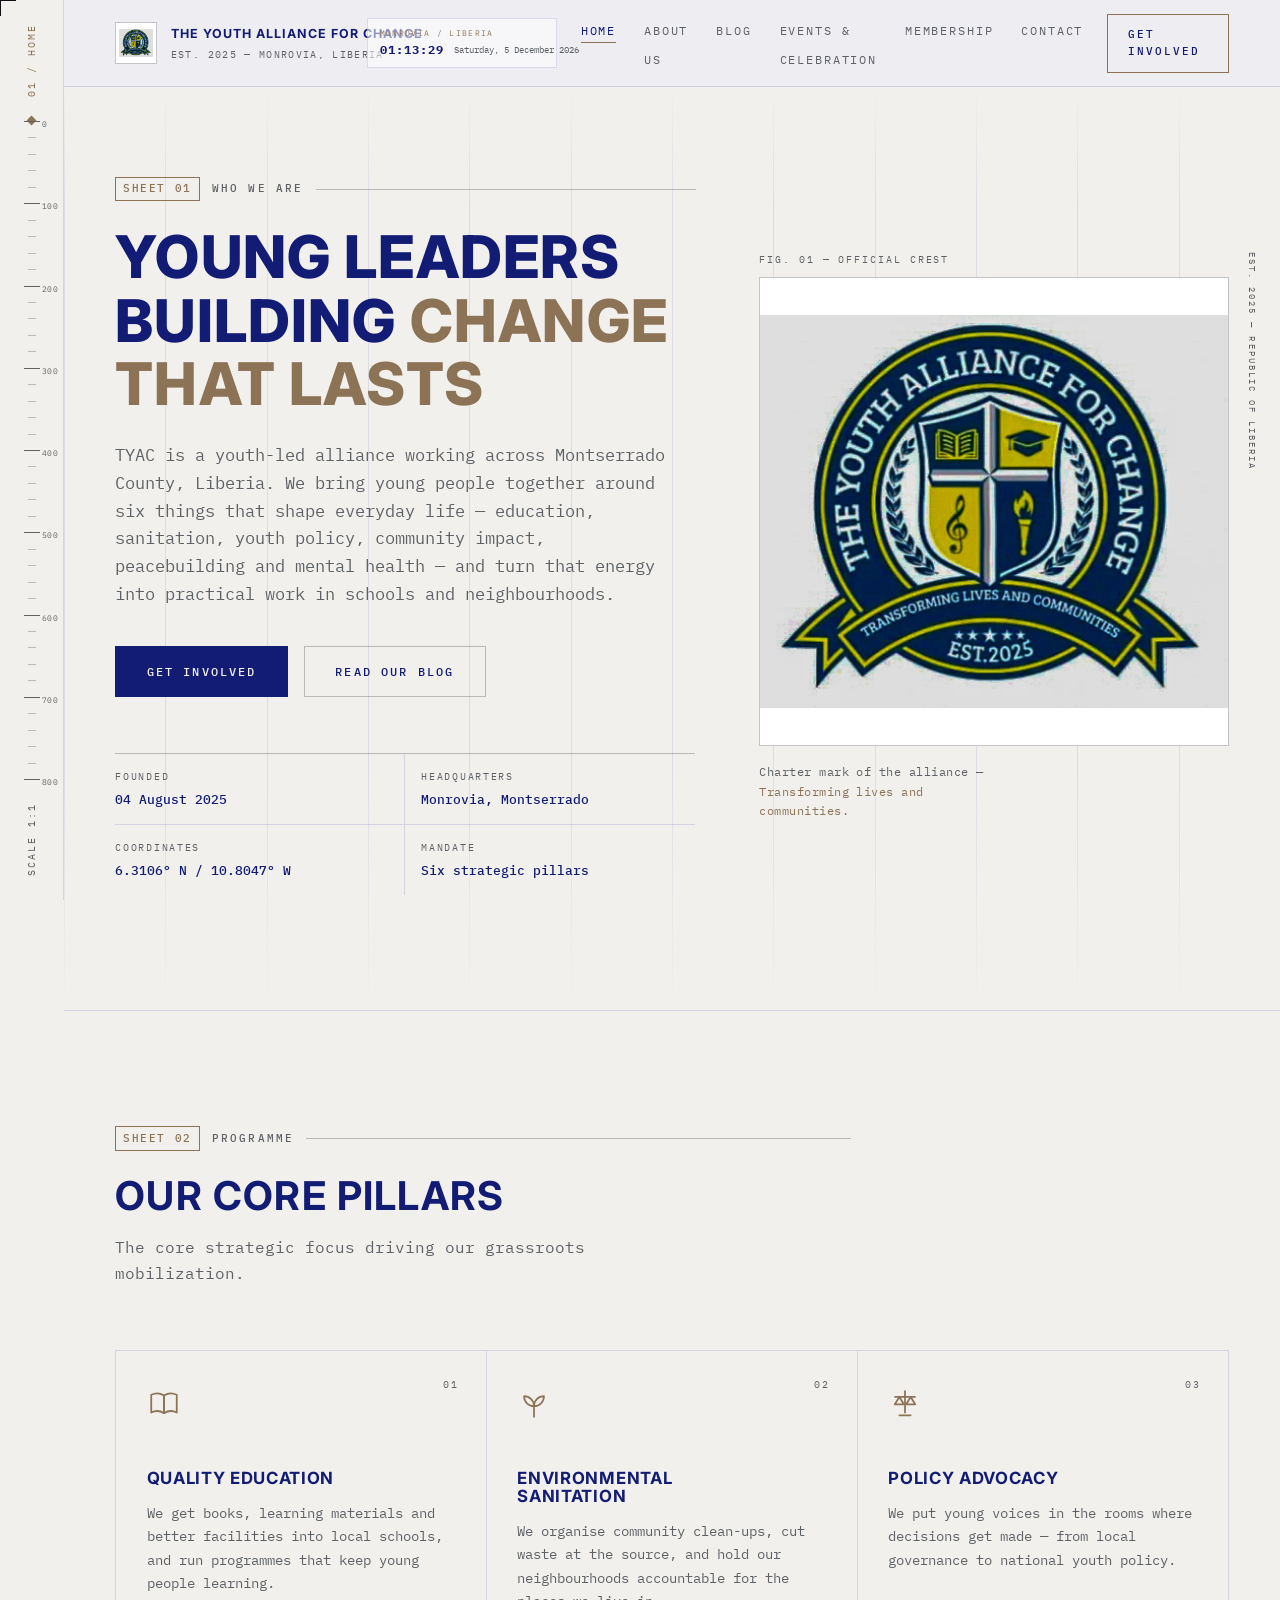
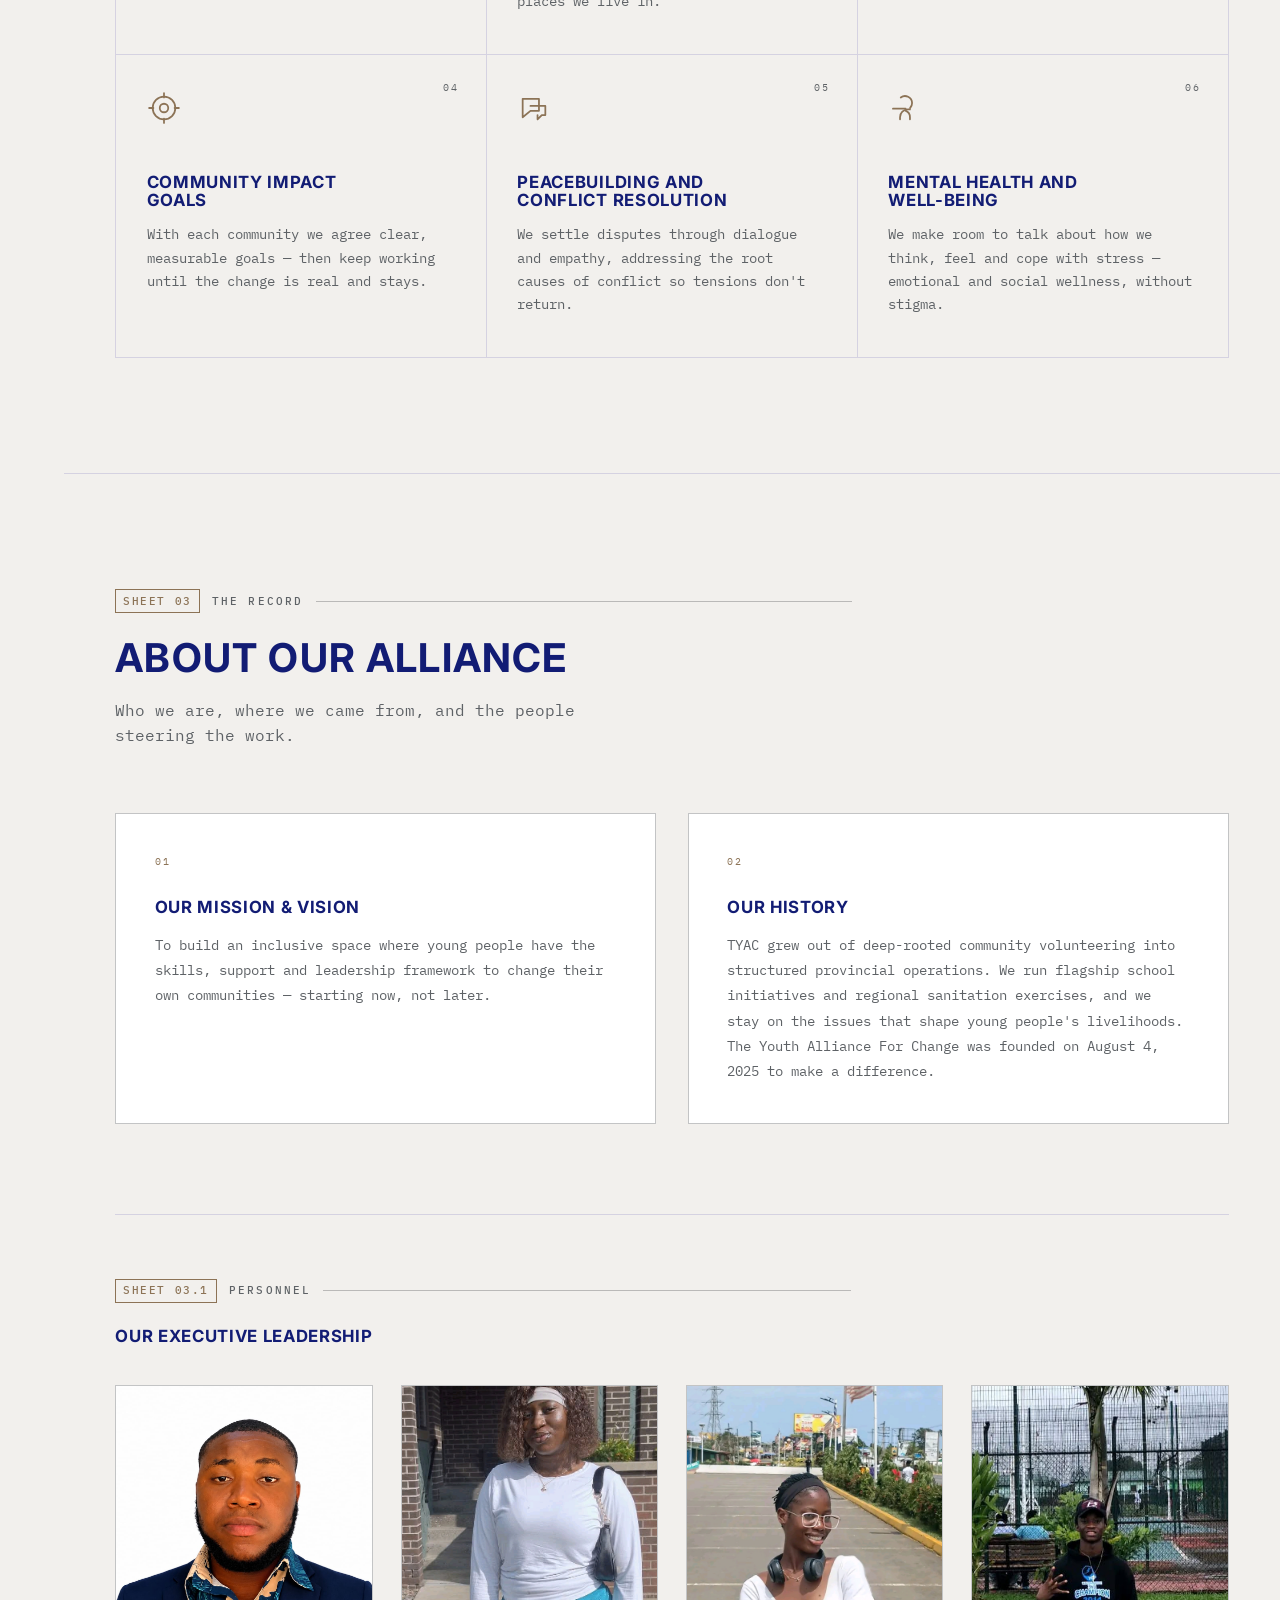
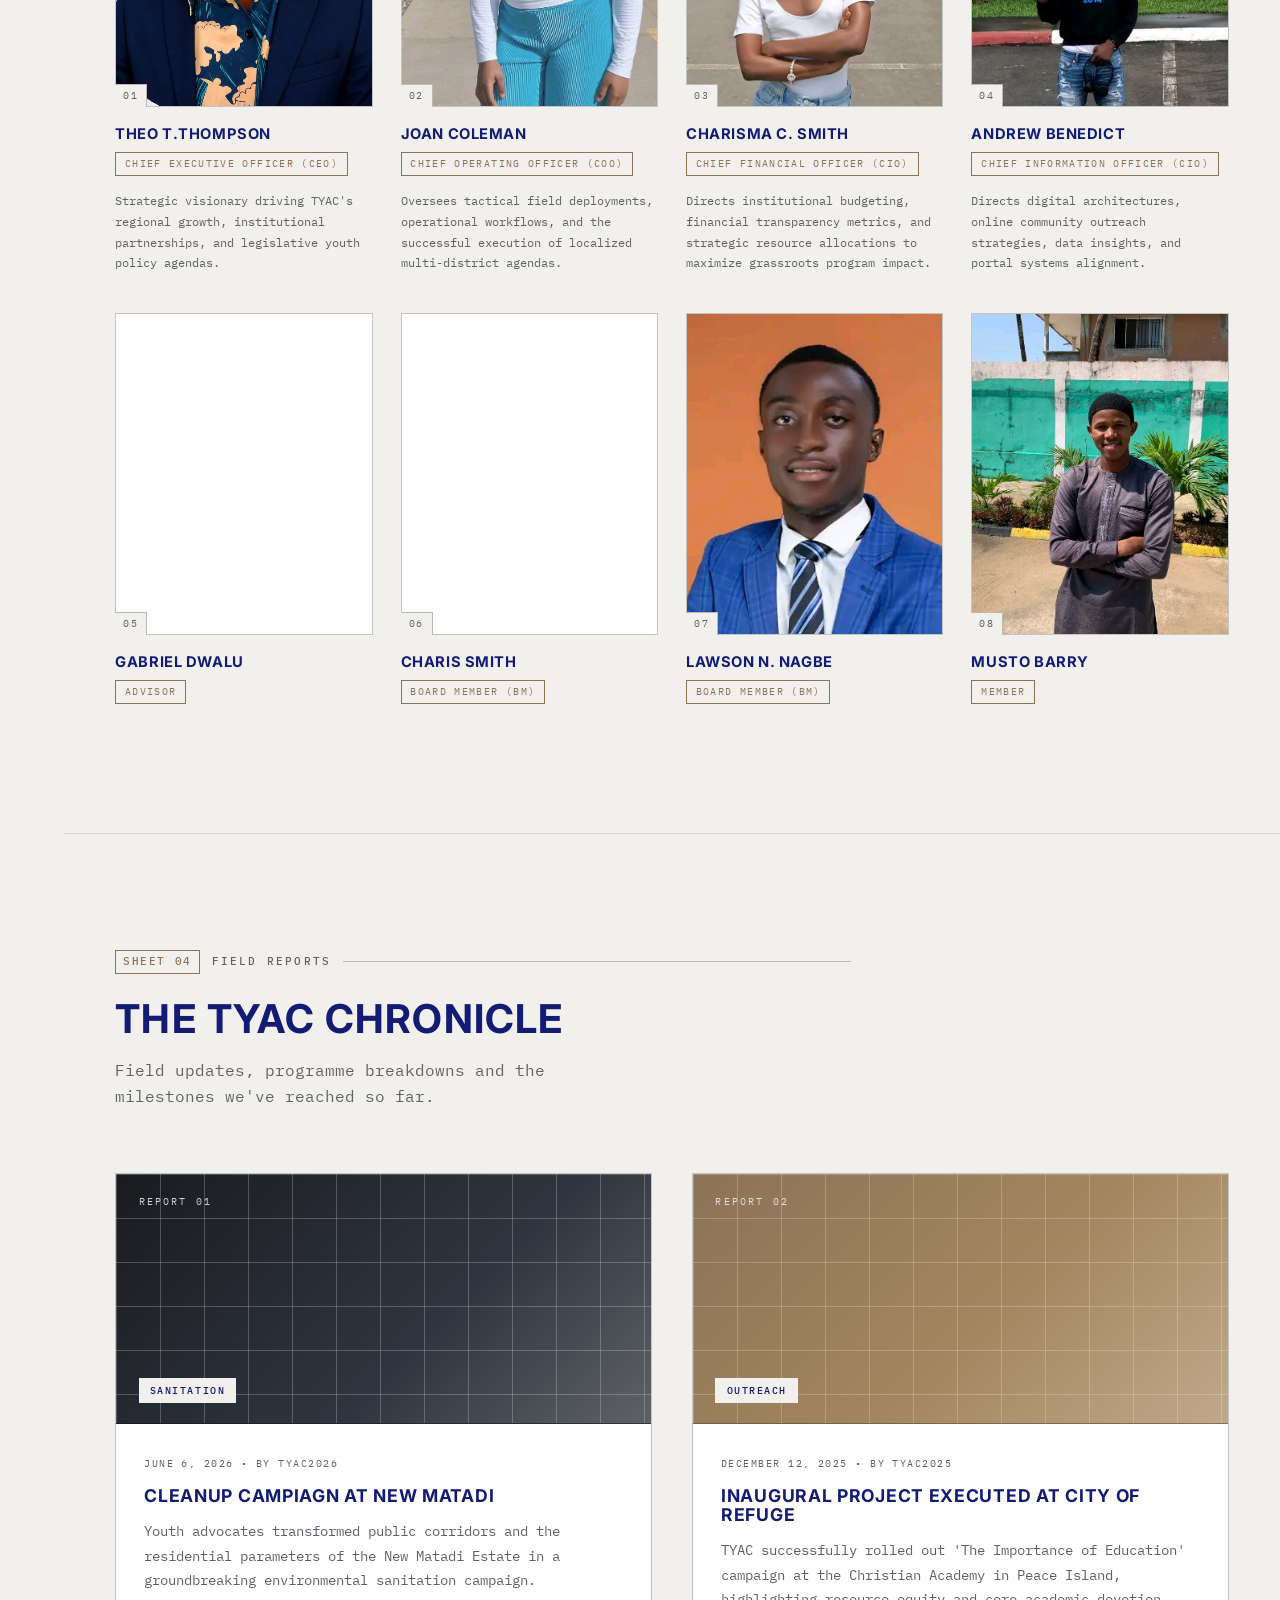
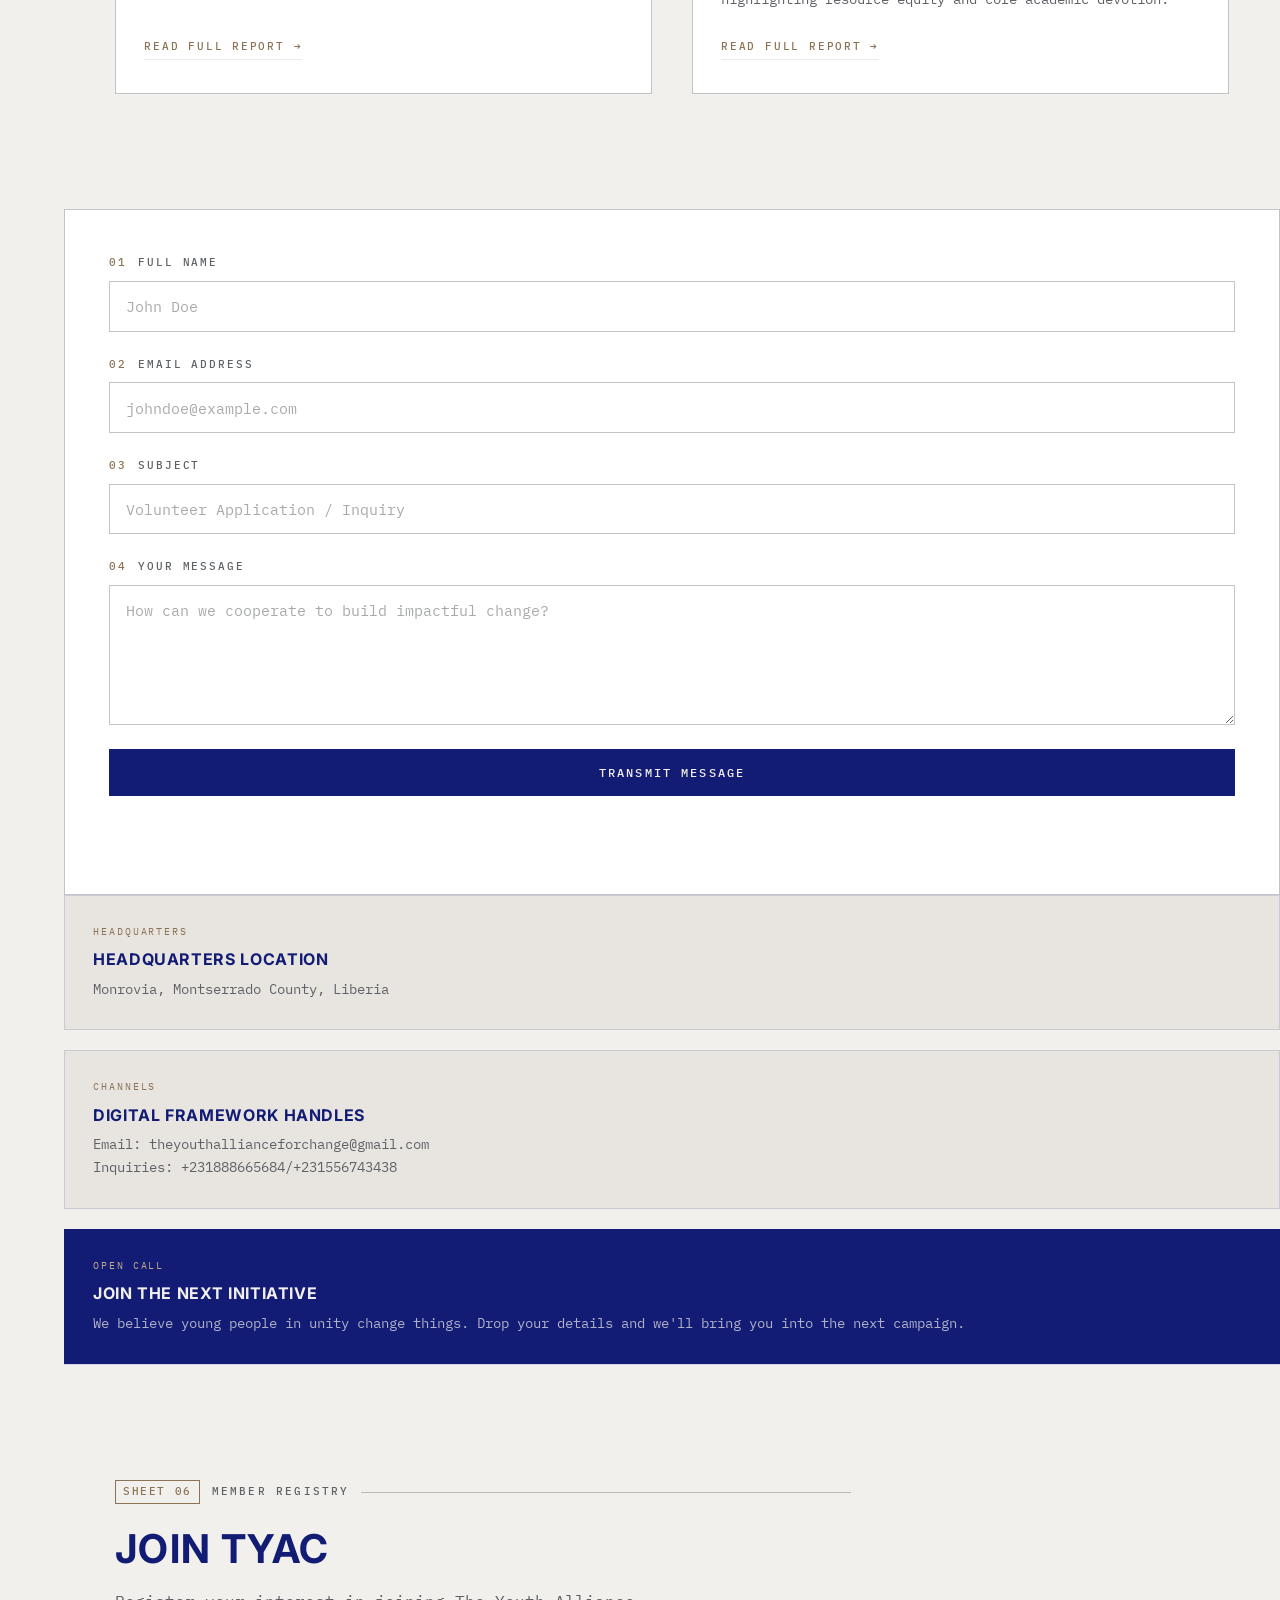
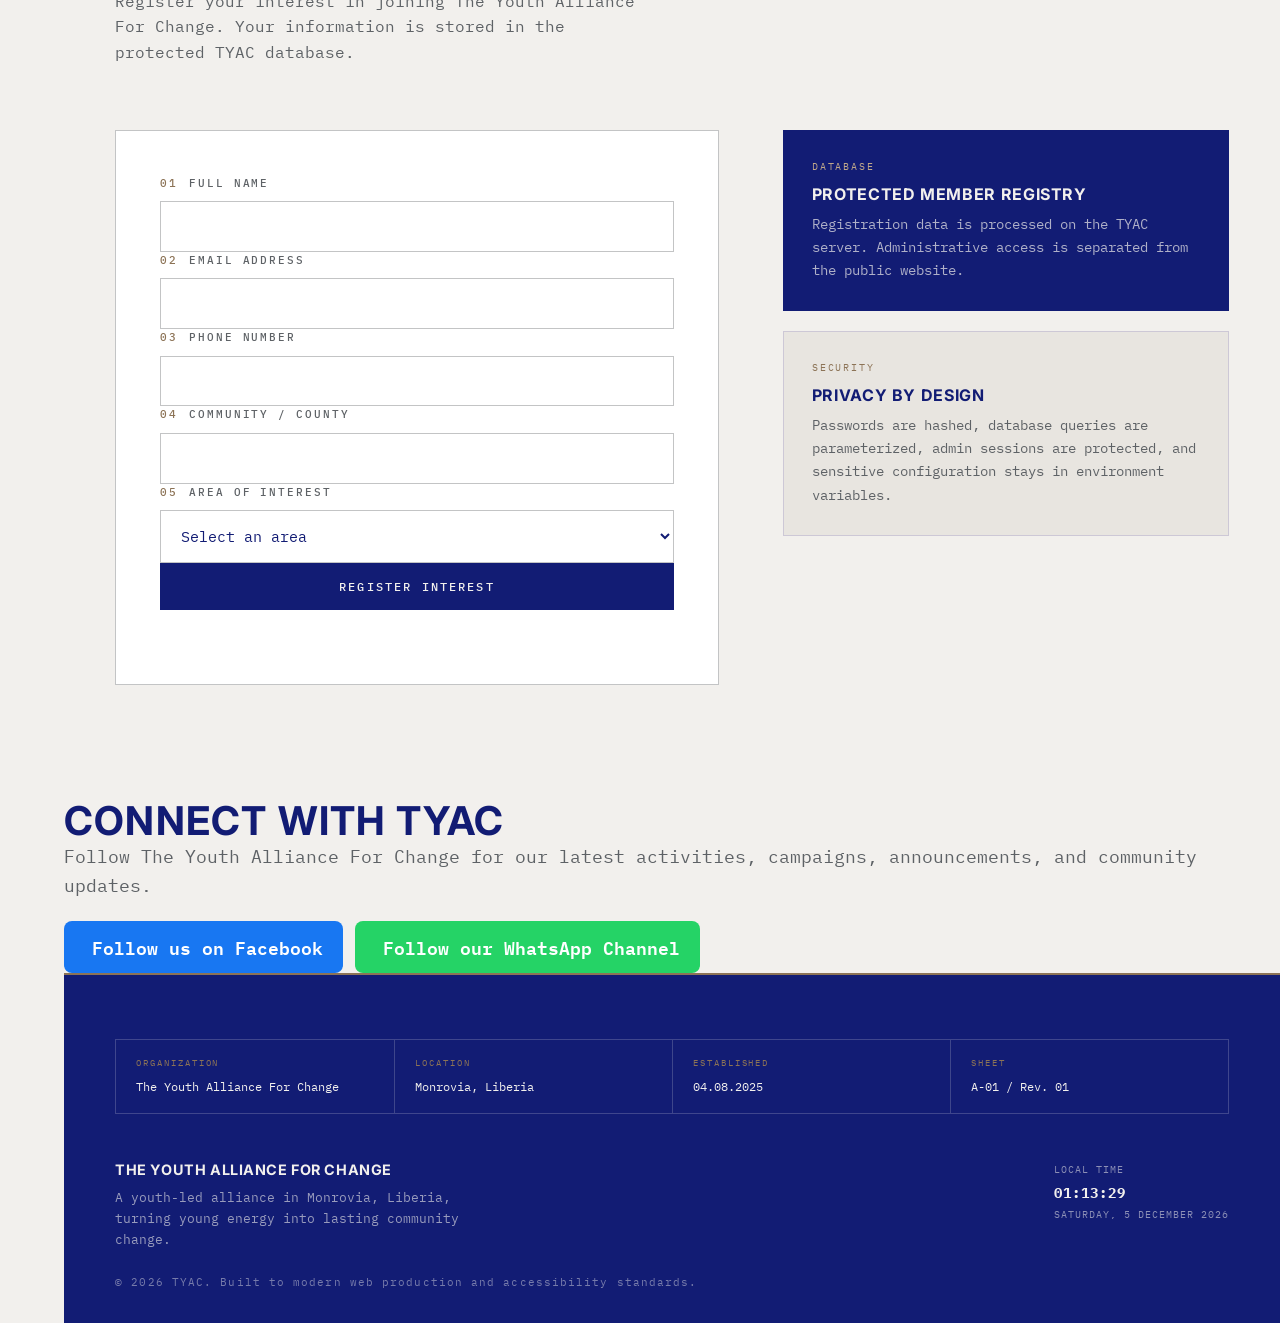
<file: index.html>
<!DOCTYPE html>
<html lang="en">
<head>
    <meta charset="UTF-8">
    <meta name="viewport" content="width=device-width, initial-scale=1.0">
    <meta name="description" content="The Youth Alliance For Change (TYAC) is a youth-led alliance in Monrovia, Liberia, working on education, sanitation, youth policy, community impact, peacebuilding and mental health. Join us.">
    <meta name="theme-color" content="#F2F0ED">
    <title>The Youth Alliance For Change (TYAC) | Official Portal</title>
    <link rel="icon" type="image/jpeg" href="yac.jpg">
    <link rel="preconnect" href="https://fonts.googleapis.com">
    <link rel="preconnect" href="https://fonts.gstatic.com" crossorigin>
    <link href="https://fonts.googleapis.com/css2?family=Inter:wght@700;800&family=IBM+Plex+Mono:wght@400;500&display=swap" rel="stylesheet">
    <link rel="stylesheet" href="style.css?v=6">
    
</head>
<body>

    <a class="skip-link" href="#main-content">Skip to main content</a>

    <!-- CUSTOM CROSSHAIR CURSOR (desktop / fine pointer only) -->
    <div class="cursor" aria-hidden="true">
        <span class="cursor__ring"></span>
        <span class="cursor__label"></span>
    </div>

    <!-- MEASURING RAIL: conceptual scrollbar with millimetre markings -->
    <aside class="rail" aria-hidden="true">
        <span class="rail__stamp">TYAC / A-01</span>
        <div class="rail__track">
            <div class="rail__ticks"></div>
            <div class="rail__progress"><span class="rail__head"></span></div>
        </div>
        <span class="rail__scale">SCALE 1:1</span>
    </aside>

    <!-- GLOBAL HEADER & NAVIGATION -->
    <header class="site-header">
        <div class="wrap header-flex">
            <a href="#home" class="brand">
                <span class="brand__plate">
                    <img src="yac.jpg" alt="The Youth Alliance For Change crest" class="brand__mark">
                </span>
                <span class="brand__text">
                    <span class="brand__name">The Youth Alliance For Change</span>
                    <span class="brand__meta">Est. 2025 — Monrovia, Liberia</span>
                </span>
            </a>
            <div class="site-clock" aria-label="Current Liberia date and time">
                <span class="site-clock__label">MONROVIA / LIBERIA</span>
                <strong id="live-time">--:--:--</strong>
                <span id="live-date">Loading date...</span>
            </div>
            <nav class="nav-bar" aria-label="Primary">
                <ul class="nav-links" role="list">
                    <li><a href="#home" class="nav-link is-active" data-cursor="HOME">Home</a></li>
                    <li><a href="#about" class="nav-link" data-cursor="ABOUT">About Us</a></li>
                    <li><a href="#blog" class="nav-link" data-cursor="BLOG">Blog</a></li>
                      <li><a href="events.html" class="nav-link" data-cursor="Events & Celebration">Events & Celebration</a></li>
                    <li><a href="#membership" class="nav-link" data-cursor="JOIN">Membership</a></li>
                    <li><a href="#contact" class="nav-link" data-cursor="CONTACT">Contact</a></li>
                </ul>
            </nav>
            <a href="youth.html" class="btn btn--ghost nav-cta" data-cursor="JOIN">Get Involved</a>
        </div>
    </header>

    <main id="main-content">
        <!-- SHEET 01 — HOMEPAGE (LANDING) -->
        <section id="home" class="page-section hero-section">
            <div class="grid-frame" aria-hidden="true"></div>
            <div class="wrap hero-grid">
                <div class="hero-content">
                    <p class="eyebrow"><span class="eyebrow__index">Sheet 01</span> Who we are</p>
                    <h1>Young leaders building <span class="text-accent">change that lasts</span></h1>
                    <p class="lead">TYAC is a youth-led alliance working across Montserrado County, Liberia. We bring young people together around six things that shape everyday life — education, sanitation, youth policy, community impact, peacebuilding and mental health — and turn that energy into practical work in schools and neighbourhoods.</p>
                    <div class="hero-ctas">
                        <a href="youth.html" class="btn btn--primary" data-cursor="JOIN">Get Involved</a>
                        <a href="#blog" class="btn btn--secondary" data-cursor="READ">Read Our Blog</a>
                    </div>

                    <ul class="spec-list" role="list">
                        <li class="spec"><span class="spec__key">Founded</span><span class="spec__val">04 August 2025</span></li>
                        <li class="spec"><span class="spec__key">Headquarters</span><span class="spec__val">Monrovia, Montserrado</span></li>
                        <li class="spec"><span class="spec__key">Coordinates</span><span class="spec__val">6.3106° N / 10.8047° W</span></li>
                        <li class="spec"><span class="spec__key">Mandate</span><span class="spec__val">Six strategic pillars</span></li>
                    </ul>
                </div>

                <figure class="hero-plate">
                    <span class="plate__coord">Fig. 01 — Official Crest</span>
                    <div class="plate plotter plotter--contain" data-cursor="CREST">
                        <img src="yac.jpg" alt="TYAC crest: shield with education, scholarship, culture and service symbols" class="plotter__img">
                        <span class="plate__corner plate__corner--tl"></span>
                        <span class="plate__corner plate__corner--tr"></span>
                        <span class="plate__corner plate__corner--bl"></span>
                        <span class="plate__corner plate__corner--br"></span>
                        <span class="plate__overlay" aria-hidden="true"></span>
                    </div>
                    <figcaption>Charter mark of the alliance — <em>Transforming lives and communities.</em></figcaption>
                    <span class="vertical-tag" aria-hidden="true">Est. 2025 — Republic of Liberia</span>
                </figure>
            </div>
        </section>

        <!-- SHEET 02 — CORE PILLARS -->
        <section class="page-section pillars-section">
            <div class="wrap">
                <div class="section-head">
                    <p class="eyebrow"><span class="eyebrow__index">Sheet 02</span> Programme</p>
                    <h2>Our Core Pillars</h2>
                    <p class="section-sub">The core strategic focus driving our grassroots mobilization.</p>
                </div>

                <div class="pillar-grid">
                    <article class="pillar-card">
                        <span class="pillar-card__index">01</span>
                        <span class="pillar-icon" aria-hidden="true">
                            <svg viewBox="0 0 24 24" fill="none" stroke="currentColor" stroke-width="1.25" stroke-linecap="round" stroke-linejoin="round">
                                <path d="M3 5.5c3-1.5 6-1.5 9 .5v12.5c-3-2-6-2-9-.5z"/>
                                <path d="M21 5.5c-3-1.5-6-1.5-9 .5v12.5c3-2 6-2 9-.5z"/>
                            </svg>
                        </span>
                        <h3>Quality Education</h3>
                        <p>We get books, learning materials and better facilities into local schools, and run programmes that keep young people learning.</p>
                    </article>

                    <article class="pillar-card">
                        <span class="pillar-card__index">02</span>
                        <span class="pillar-icon" aria-hidden="true">
                            <svg viewBox="0 0 24 24" fill="none" stroke="currentColor" stroke-width="1.25" stroke-linecap="round" stroke-linejoin="round">
                                <path d="M12 21v-7.5"/>
                                <path d="M12 13.5c0-4-3-7-7-7 0 4 3 7 7 7z"/>
                                <path d="M12 13.5c0-4 3-7 7-7 0 4-3 7-7 7z"/>
                            </svg>
                        </span>
                        <h3>Environmental Sanitation</h3>
                        <p>We organise community clean-ups, cut waste at the source, and hold our neighbourhoods accountable for the places we live in.</p>
                    </article>

                    <article class="pillar-card">
                        <span class="pillar-card__index">03</span>
                        <span class="pillar-icon" aria-hidden="true">
                            <svg viewBox="0 0 24 24" fill="none" stroke="currentColor" stroke-width="1.25" stroke-linecap="round" stroke-linejoin="round">
                                <path d="M12 3v15"/>
                                <path d="M8 20h8"/>
                                <path d="M5 7h14"/>
                                <path d="M8 7l-3.2 5.2h6.4z"/>
                                <path d="M16 7l3.2 5.2h-6.4z"/>
                            </svg>
                        </span>
                        <h3>Policy Advocacy</h3>
                        <p>We put young voices in the rooms where decisions get made — from local governance to national youth policy.</p>
                    </article>

                    <article class="pillar-card">
                        <span class="pillar-card__index">04</span>
                        <span class="pillar-icon" aria-hidden="true">
                            <svg viewBox="0 0 24 24" fill="none" stroke="currentColor" stroke-width="1.25" stroke-linecap="round" stroke-linejoin="round">
                                <circle cx="12" cy="12" r="8"/>
                                <circle cx="12" cy="12" r="3"/>
                                <path d="M12 1.5v3M12 19.5v3M1.5 12h3M19.5 12h3"/>
                            </svg>
                        </span>
                        <h3>Community Impact Goals</h3>
                        <p>With each community we agree clear, measurable goals — then keep working until the change is real and stays.</p>
                    </article>

                    <article class="pillar-card">
                        <span class="pillar-card__index">05</span>
                        <span class="pillar-icon" aria-hidden="true">
                            <svg viewBox="0 0 24 24" fill="none" stroke="currentColor" stroke-width="1.25" stroke-linecap="round" stroke-linejoin="round">
                                <path d="M4 5.5h11.5v8.5H9.5L4 18.5z"/>
                                <path d="M9.5 10.5H20V17h-2.5l-3 3v-3"/>
                            </svg>
                        </span>
                        <h3>Peacebuilding and Conflict Resolution</h3>
                        <p>We settle disputes through dialogue and empathy, addressing the root causes of conflict so tensions don't return.</p>
                    </article>

                    <article class="pillar-card">
                        <span class="pillar-card__index">06</span>
                        <span class="pillar-icon" aria-hidden="true">
                            <svg viewBox="0 0 24 24" fill="none" stroke="currentColor" stroke-width="1.25" stroke-linecap="round" stroke-linejoin="round">
                                <path d="M15.5 20v-1.5a5 5 0 0 0-3.2-4.7"/>
                                <path d="M8.5 20v-1.5A5.5 5.5 0 0 1 14 13h1.5"/>
                                <path d="M9 4.6A5 5 0 0 1 17 8.5c0 1.4-.5 2.6-1.4 3.5"/>
                                <path d="M3.5 12.5h9"/>
                            </svg>
                        </span>
                        <h3>Mental Health and Well-being</h3>
                        <p>We make room to talk about how we think, feel and cope with stress — emotional and social wellness, without stigma.</p>
                    </article>
                </div>
            </div>
        </section>

        <!-- SHEET 03 — ABOUT US -->
        <section id="about" class="page-section about-section">
            <div class="wrap">
                <div class="section-head section-head--left">
                    <p class="eyebrow"><span class="eyebrow__index">Sheet 03</span> The Record</p>
                    <h2>About Our Alliance</h2>
                    <p class="section-sub">Who we are, where we came from, and the people steering the work.</p>
                </div>

                <div class="about-story-grid">
                    <article class="story-card">
                        <span class="story-card__index">01</span>
                        <h3>Our Mission &amp; Vision</h3>
                        <p>To build an inclusive space where young people have the skills, support and leadership framework to change their own communities — starting now, not later.</p>
                    </article>
                    <article class="story-card">
                        <span class="story-card__index">02</span>
                        <h3>Our History</h3>
                        <p>TYAC grew out of deep-rooted community volunteering into structured provincial operations. We run flagship school initiatives and regional sanitation exercises, and we stay on the issues that shape young people's livelihoods. The Youth Alliance For Change was founded on August 4, 2025 to make a difference.</p>
                    </article>
                </div>

                <!-- Leadership Sub-Section -->
                <div class="leadership-block">
                    <div class="section-head section-head--left section-head--tight">
                        <p class="eyebrow"><span class="eyebrow__index">Sheet 03.1</span> Personnel</p>
                        <h3>Our Executive Leadership</h3>
                    </div>

                    <div class="leader-grid">
                        <article class="leader-card">
                            <div class="leader-plate">
                                <div class="plate plotter" data-cursor="CEO">
                                    <img src="pic.jpeg" alt="Portrait of Theo T. Thompson, Chief Executive Officer" class="plotter__img" loading="lazy" decoding="async">
                                    <span class="plate__corner plate__corner--tl"></span>
                                    <span class="plate__corner plate__corner--tr"></span>
                                    <span class="plate__corner plate__corner--bl"></span>
                                    <span class="plate__corner plate__corner--br"></span>
                                    <span class="plate__overlay" aria-hidden="true"></span>
                                </div>
                                <span class="leader-card__index">01</span>
                            </div>
                            <h3>Theo T.Thompson</h3>
                            <p class="role-badge">Chief Executive Officer (CEO)</p>
                            <p class="leader-bio">Strategic visionary driving TYAC's regional growth, institutional partnerships, and legislative youth policy agendas.</p>
                        </article>

                        <article class="leader-card">
                            <div class="leader-plate">
                                <div class="plate plotter" data-cursor="COO">
                                    <img src="rjc.jpg" alt="Portrait of Joan Coleman, Chief Operating Officer" class="plotter__img" loading="lazy" decoding="async">
                                    <span class="plate__corner plate__corner--tl"></span>
                                    <span class="plate__corner plate__corner--tr"></span>
                                    <span class="plate__corner plate__corner--bl"></span>
                                    <span class="plate__corner plate__corner--br"></span>
                                    <span class="plate__overlay" aria-hidden="true"></span>
                                </div>
                                <span class="leader-card__index">02</span>
                            </div>
                            <h3>Joan Coleman</h3>
                            <p class="role-badge">Chief Operating Officer (COO)</p>
                            <p class="leader-bio">Oversees tactical field deployments, operational workflows, and the successful execution of localized multi-district agendas.</p>
                        </article>

                        <article class="leader-card">
                            <div class="leader-plate">
                                <div class="plate plotter" data-cursor="CFO">
                                    <img src="ccs.jpeg" alt="Portrait of Charisma C. Smith, Chief Financial Officer" class="plotter__img" loading="lazy" decoding="async">
                                    <span class="plate__corner plate__corner--tl"></span>
                                    <span class="plate__corner plate__corner--tr"></span>
                                    <span class="plate__corner plate__corner--bl"></span>
                                    <span class="plate__corner plate__corner--br"></span>
                                    <span class="plate__overlay" aria-hidden="true"></span>
                                </div>
                                <span class="leader-card__index">03</span>
                            </div>
                            <h3>Charisma C. Smith</h3>
                            <p class="role-badge">Chief Financial Officer (CIO)</p>
                            <p class="leader-bio">Directs institutional budgeting, financial transparency metrics, and strategic resource allocations to maximize grassroots program impact.</p>
                        </article>

                        <article class="leader-card">
                            <div class="leader-plate">
                                <div class="plate plotter" data-cursor="CIO">
                                    <img src="AB.jpeg" alt="Portrait of Andrew Benedict, Chief Information Officer" class="plotter__img" loading="lazy" decoding="async">
                                    <span class="plate__corner plate__corner--tl"></span>
                                    <span class="plate__corner plate__corner--tr"></span>
                                    <span class="plate__corner plate__corner--bl"></span>
                                    <span class="plate__corner plate__corner--br"></span>
                                    <span class="plate__overlay" aria-hidden="true"></span>
                                </div>
                                <span class="leader-card__index">04</span>
                            </div>
                            <h3>Andrew Benedict</h3>
                            <p class="role-badge">Chief Information Officer (CIO)</p>
                            <p class="leader-bio">Directs digital architectures, online community outreach strategies, data insights, and portal systems alignment.</p>
                        </article>

                        <article class="leader-card">
                            <div class="leader-plate">
                                <div class="plate plotter" data-cursor="ADVISOR">
                                    <img src="gnd.jpg" alt="Portrait of Gabriel Dwalu, Advisor" class="plotter__img" loading="lazy" decoding="async">
                                    <span class="plate__corner plate__corner--tl"></span>
                                    <span class="plate__corner plate__corner--tr"></span>
                                    <span class="plate__corner plate__corner--bl"></span>
                                    <span class="plate__corner plate__corner--br"></span>
                                    <span class="plate__overlay" aria-hidden="true"></span>
                                </div>
                                <span class="leader-card__index">05</span>
                            </div>
                            <h3>Gabriel Dwalu</h3>
                            <p class="role-badge">Advisor</p>
                        </article>

                        <article class="leader-card">
                            <div class="leader-plate">
                                <div class="plate plotter" data-cursor="BOARD">
                                    <img src="chs.jpg" alt="Portrait of Charis Smith, Board Member" class="plotter__img" loading="lazy" decoding="async">
                                    <span class="plate__corner plate__corner--tl"></span>
                                    <span class="plate__corner plate__corner--tr"></span>
                                    <span class="plate__corner plate__corner--bl"></span>
                                    <span class="plate__corner plate__corner--br"></span>
                                    <span class="plate__overlay" aria-hidden="true"></span>
                                </div>
                                <span class="leader-card__index">06</span>
                            </div>
                            <h3>Charis Smith</h3>
                            <p class="role-badge">Board Member (BM)</p>
                        </article>

                        <article class="leader-card">
                            <div class="leader-plate">
                                <div class="plate plotter" data-cursor="BOARD">
                                    <img src="lnn.jpg" alt="Portrait of Lawson N. Nagbe, Board Member" class="plotter__img" loading="lazy" decoding="async">
                                    <span class="plate__corner plate__corner--tl"></span>
                                    <span class="plate__corner plate__corner--tr"></span>
                                    <span class="plate__corner plate__corner--bl"></span>
                                    <span class="plate__corner plate__corner--br"></span>
                                    <span class="plate__overlay" aria-hidden="true"></span>
                                </div>
                                <span class="leader-card__index">07</span>
                            </div>
                            <h3>Lawson N. Nagbe</h3>
                            <p class="role-badge">Board Member (BM)</p>
                        </article>

                        <article class="leader-card">
                            <div class="leader-plate">
                                <div class="plate plotter" data-cursor="MEMBER">
                                    <img src="mub.jpeg" alt="Portrait of Musto Barry, Member" class="plotter__img" loading="lazy" decoding="async">
                                    <span class="plate__corner plate__corner--tl"></span>
                                    <span class="plate__corner plate__corner--tr"></span>
                                    <span class="plate__corner plate__corner--bl"></span>
                                    <span class="plate__corner plate__corner--br"></span>
                                    <span class="plate__overlay" aria-hidden="true"></span>
                                </div>
                                <span class="leader-card__index">08</span>
                            </div>
                            <h3>Musto Barry</h3>
                            <p class="role-badge">Member</p>
                        </article>
                    </div>
                </div>
            </div>
        </section>

        <!-- SHEET 04 — BLOG / NEWS FEED -->
        <section id="blog" class="page-section blog-section">
            <div class="wrap">
                <div class="section-head">
                    <p class="eyebrow"><span class="eyebrow__index">Sheet 04</span> Field Reports</p>
                    <h2>The TYAC Chronicle</h2>
                    <p class="section-sub">Field updates, programme breakdowns and the milestones we've reached so far.</p>
                </div>

                <div class="blog-feed-grid">
                    <article class="blog-card">
                        <div class="blog-plate sanitation-field">
                            <span class="blog-plate__index">Report 01</span>
                            <span class="category-badge">Sanitation</span>
                        </div>
                        <div class="blog-card-body">
                            <div class="blog-meta">June 6, 2026 • By TYAC2026</div>
                            <h3>Cleanup Campiagn at New Matadi</h3>
                            <p>Youth advocates transformed public corridors and the residential parameters of the New Matadi Estate in a groundbreaking environmental sanitation campaign.</p>
                            <a href="https://yacli.blogspot.com/2026/06/project-implementation-report_01308783258.html" class="read-more-link" data-cursor="OPEN">Read Full Report →</a>
                        </div>
                    </article>

                    <article class="blog-card">
                        <div class="blog-plate education-field">
                            <span class="blog-plate__index">Report 02</span>
                            <span class="category-badge">Outreach</span>
                        </div>
                        <div class="blog-card-body">
                            <div class="blog-meta">December 12, 2025 • By TYAC2025</div>
                            <h3>Inaugural Project Executed at City of Refuge</h3>
                            <p>TYAC successfully rolled out 'The Importance of Education' campaign at the Christian Academy in Peace Island, highlighting resource equity and core academic devotion.</p>
                            <a href="https://yacli.blogspot.com/2026/06/project-implementation-report.html" class="read-more-link" data-cursor="OPEN">Read Full Report →</a>
                        </div>
                    </article>
                </div>
            </div>
        </section>
<!-- Form Component -->
<div class="form-container">
    <form
        class="styled-form"
        id="contact-form"
        action="https://formsubmit.co/theyouthallianceforchange@gmail.com"
        method="POST"
        autocomplete="on"
    >

        <!-- FormSubmit Settings -->
        <input type="hidden" name="_subject" value="New Message from TYAC Website">
        <input type="hidden" name="_template" value="table">
        <input type="hidden" name="_captcha" value="false">
        <input type="hidden" name="_next" value="https://YOUR-WEBSITE-URL.com/#contact">

        <div class="form-group">
            <label for="name">
                <span class="field-index">01</span> Full Name
            </label>
            <input
                type="text"
                id="name"
                name="name"
                maxlength="120"
                placeholder="John Doe"
                autocomplete="name"
                required
            >
        </div>

        <div class="form-group">
            <label for="email">
                <span class="field-index">02</span> Email Address
            </label>
            <input
                type="email"
                id="email"
                name="email"
                maxlength="160"
                placeholder="johndoe@example.com"
                autocomplete="email"
                required
            >
        </div>

        <div class="form-group">
            <label for="subject">
                <span class="field-index">03</span> Subject
            </label>
            <input
                type="text"
                id="subject"
                name="subject"
                maxlength="180"
                placeholder="Volunteer Application / Inquiry"
                required
            >
        </div>

        <div class="form-group">
            <label for="message">
                <span class="field-index">04</span> Your Message
            </label>
            <textarea
                id="message"
                name="message"
                rows="5"
                maxlength="5000"
                placeholder="How can we cooperate to build impactful change?"
                required
            ></textarea>
        </div>

        <!-- Anti-spam honeypot -->
        <div class="hp-field" aria-hidden="true">
            <label for="contact-website">Website</label>
            <input
                type="text"
                id="contact-website"
                name="website"
                tabindex="-1"
                autocomplete="off"
            >
        </div>

        <button
            type="submit"
            class="btn btn--primary btn-block"
            data-cursor="SEND"
        >
            Transmit Message
        </button>

        <p
            id="contact-status"
            class="form-status"
            role="status"
            aria-live="polite"
        ></p>

    </form>
</div>
                    <!-- Sidebar Metadata -->
                    <aside class="contact-sidebar">
                        <div class="info-card">
                            <span class="info-card__key">Headquarters</span>
                            <h3>Headquarters Location</h3>
                            <p>Monrovia, Montserrado County, Liberia</p>
                        </div>
                        <div class="info-card">
                            <span class="info-card__key">Channels</span>
                            <h3>Digital Framework Handles</h3>
                            <p>Email: <a href="mailto:theyouthallianceforchange@gmail.com">theyouthallianceforchange@gmail.com</a></p>
                            <p>Inquiries: +231888665684/+231556743438</p>
                        </div>
                        <div class="info-card highlight-box">
                            <span class="info-card__key">Open Call</span>
                            <h3>Join the Next Initiative</h3>
                            <p>We believe young people in unity change things. Drop your details and we'll bring you into the next campaign.</p>
                        </div>
                    </aside>
                </div>
            </div>
        </section>


        <!-- SHEET 06 — SECURE MEMBERSHIP REGISTRATION -->
        <section id="membership" class="page-section membership-section">
            <div class="wrap">
                <div class="section-head section-head--left">
                    <p class="eyebrow"><span class="eyebrow__index">Sheet 06</span> Member Registry</p>
                    <h2>Join TYAC</h2>
                    <p class="section-sub">Register your interest in joining The Youth Alliance For Change. Your information is stored in the protected TYAC database.</p>
                </div>
                <div class="membership-grid">
                    <div class="form-container">
                         <form class="styled-form" id="signup-form" action="mailto:theyouthallianceforchange@gmail.com" method="post" enctype="text/plain"></form>
                            <div class="form-group">
                                <label for="member-name"><span class="field-index">01</span> Full Name</label>
                                <input type="text" id="member-name" name="name" maxlength="120" autocomplete="name" required>
                            </div>
                            <div class="form-group">
                                <label for="member-email"><span class="field-index">02</span> Email Address</label>
                                <input type="email" id="member-email" name="email" maxlength="160" autocomplete="email" required>
                            </div>
                            <div class="form-group">
                                <label for="member-phone"><span class="field-index">03</span> Phone Number</label>
                                <input type="tel" id="member-phone" name="phone" maxlength="30" autocomplete="tel">
                            </div>
                            <div class="form-group">
                                <label for="member-community"><span class="field-index">04</span> Community / County</label>
                                <input type="text" id="member-community" name="community" maxlength="120" autocomplete="address-level2">
                            </div>
                            <div class="form-group">
                                <label for="member-role"><span class="field-index">05</span> Area of Interest</label>
                                <select id="member-role" name="interest" required>
                                    <option value="">Select an area</option>
                                    <option>Education</option>
                                    <option>Environmental Sanitation</option>
                                    <option>Policy Advocacy</option>
                                    <option>Community Impact</option>
                                    <option>Peacebuilding</option>
                                    <option>Mental Health and Well-being</option>
                                    <option>Communications / Media</option>
                                    <option>Technology / Data</option>
                                </select>
                            </div>
                            
                            <div class="form-group hp-field" aria-hidden="true">
                                <label for="website">Website</label>
                                <input type="text" id="website" name="website" tabindex="-1" autocomplete="off">
                            </div>
                            <button type="submit" class="btn btn--primary btn-block" data-cursor="REGISTER">Register Interest</button>
                            <p id="membership-status" class="form-status" role="status" aria-live="polite"></p>
                        </form>
                    </div>


                    <aside class="contact-sidebar">
                        <div class="info-card highlight-box">
                            <span class="info-card__key">Database</span>
                            <h3>Protected Member Registry</h3>
                            <p>Registration data is processed on the TYAC server. Administrative access is separated from the public website.</p>
                        </div>
                        <div class="info-card">
                            <span class="info-card__key">Security</span>
                            <h3>Privacy by Design</h3>
                            <p>Passwords are hashed, database queries are parameterized, admin sessions are protected, and sensitive configuration stays in environment variables.</p>
                        </div>
                    </aside>
                </div>
            </div>
        </section>

    </main>


<section class="social-media">
    <h2>Connect With TYAC</h2>
    <p>
        Follow The Youth Alliance For Change for our latest
        activities, campaigns, announcements, and community updates.
    </p>

    <div class="social-links">

        <a href="https://www.facebook.com/profile.php?id=61579510035396"
           target="_blank"
           rel="noopener noreferrer"
           class="social-btn facebook">
            <i class="fab fa-facebook-f"></i>
            Follow us on Facebook
        </a>

        <a href="https://whatsapp.com/channel/0029VbBT4vhGZNCzRO8zYi3b"
           target="_blank"
           rel="noopener noreferrer"
           class="social-btn whatsapp">
            <i class="fab fa-whatsapp"></i>
            Follow our WhatsApp Channel
        </a>

    </div>
</section>


    <!-- GLOBAL FOOTER — TITLE BLOCK -->
    <footer class="main-footer">
        <div class="wrap">
            <div class="title-block">
                <div class="title-block__cell">
                    <span class="title-block__key">Organization</span>
                    <span class="title-block__val">The Youth Alliance For Change</span>
                </div>
                <div class="title-block__cell">
                    <span class="title-block__key">Location</span>
                    <span class="title-block__val">Monrovia, Liberia</span>
                </div>
                <div class="title-block__cell">
                    <span class="title-block__key">Established</span>
                    <span class="title-block__val">04.08.2025</span>
                </div>
                <div class="title-block__cell">
                    <span class="title-block__key">Sheet</span>
                    <span class="title-block__val">A-01 / Rev. 01</span>
                </div>
            </div>
            <div class="footer-grid">
                <div class="footer-brand">
                    <h4>The Youth Alliance For Change</h4>
                    <p>A youth-led alliance in Monrovia, Liberia, turning young energy into lasting community change.</p>
                </div>
                <div class="footer-live">
                    <span>Local time</span>
                    <strong id="footer-time">--:--:--</strong>
                    <span id="footer-date">--</span>
                </div>
                <div class="footer-copy">
                    &copy; 2026 TYAC. Built to modern web production and accessibility standards.
                    <a href="admin.html" class="footer-admin-link">Admin Portal</a>
                </div>
            </div>
        </div>
    </footer>

    <script src="script.js?v=6"></script>
</body>
</html>
</file>
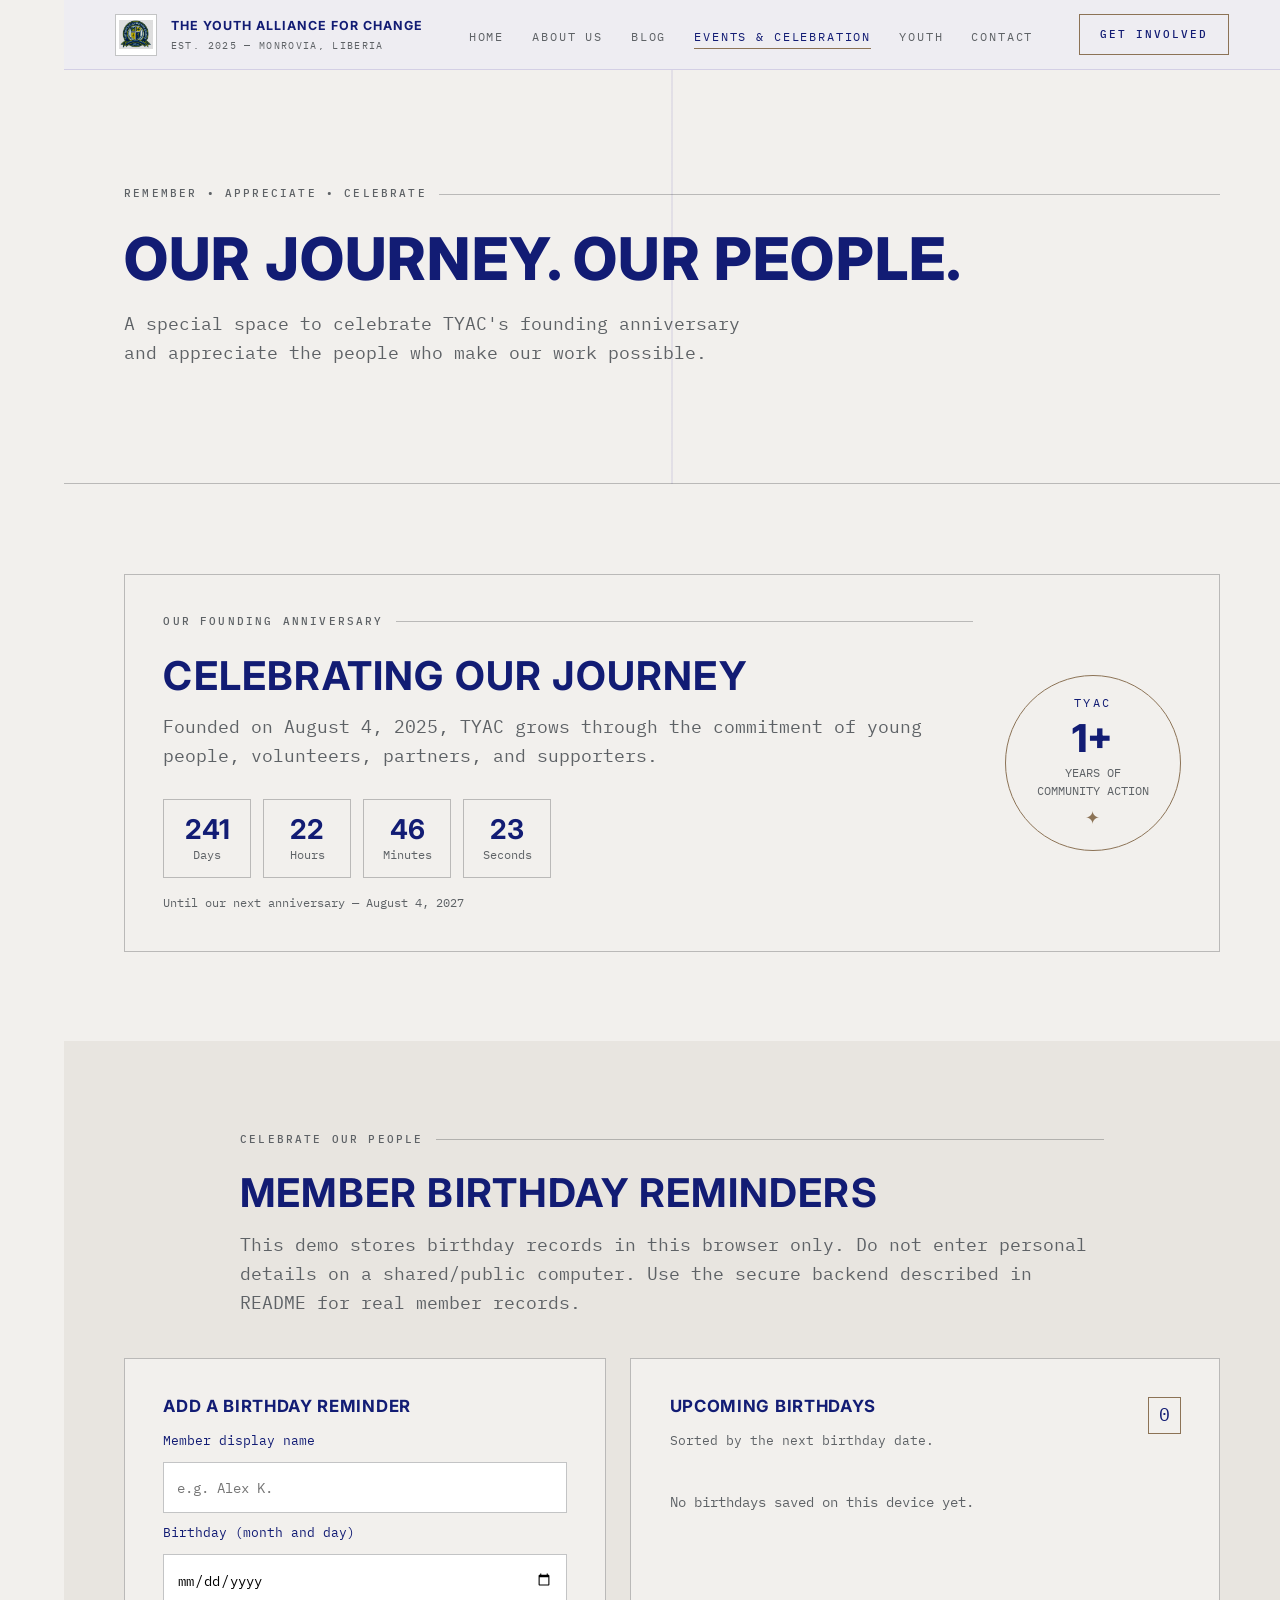
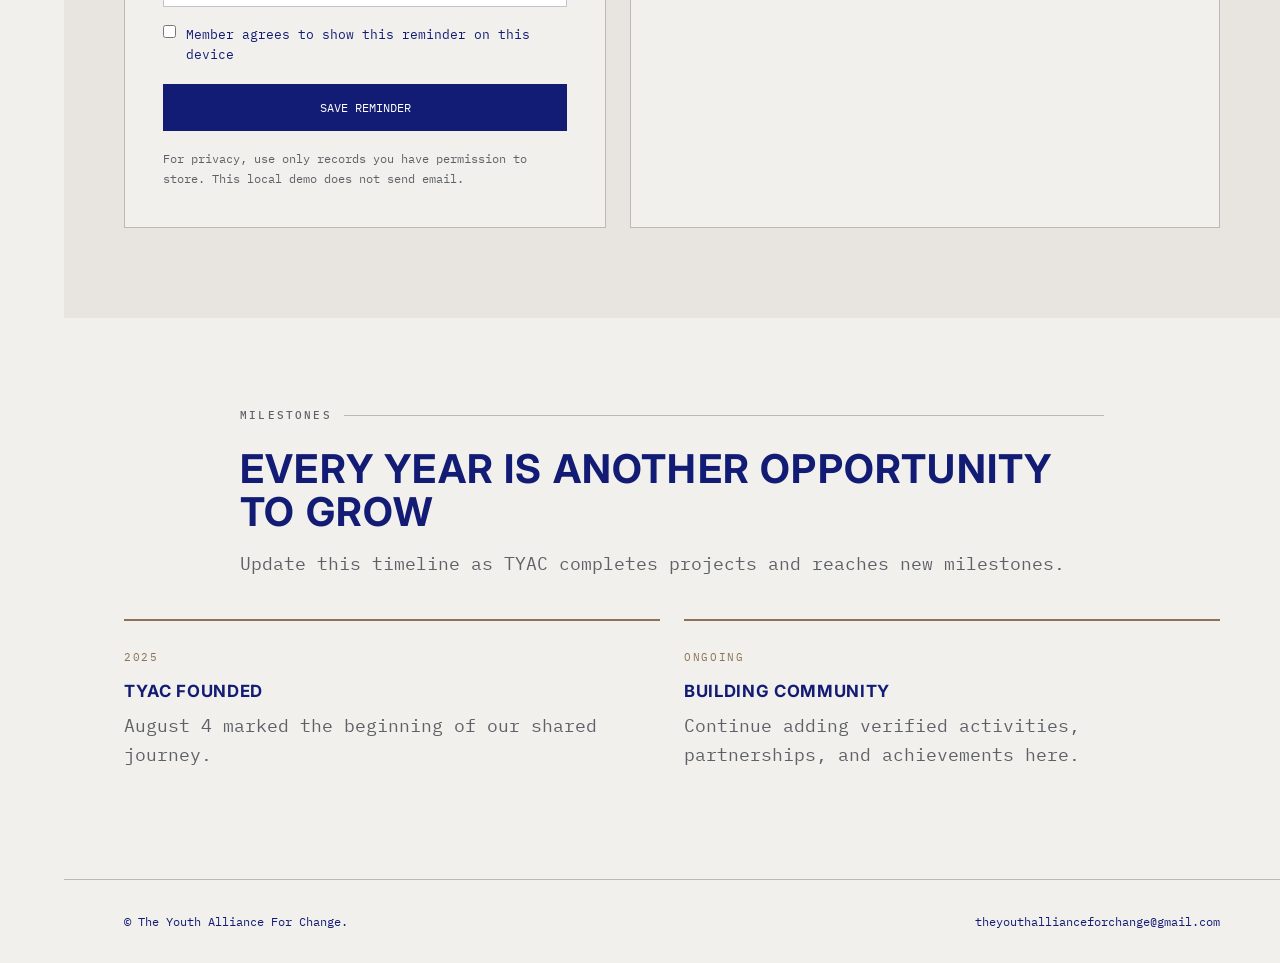
<file: events.html>
<!DOCTYPE html><html lang="en">
    <head>
    <meta charset="UTF-8">
    <meta name="viewport" content="width=device-width, initial-scale=1.0">
    <meta name="description" content="Youth and volunteer hub of The Youth Alliance For Change (TYAC): stories from young members, the roles volunteers actually do, and a sign-up form to join the next campaign in Montserrado County, Liberia.">
    <meta name="theme-color" content="#F2F0ED">
    <title>Youth &amp; Volunteers | The Youth Alliance For Change (TYAC)</title>
    <link rel="icon" type="image/jpeg" href="yac.jpg">
    <link rel="preconnect" href="https://fonts.googleapis.com">
    <link rel="preconnect" href="https://fonts.gstatic.com" crossorigin>
    <link href="https://fonts.googleapis.com/css2?family=Inter:wght@700;800&family=IBM+Plex+Mono:wght@400;500&display=swap" rel="stylesheet">
    <link rel="stylesheet" href="style.css?v=7">
    <script src="script.js" defer></script>
    <script src="events.js" defer></script>
</head>

    <body>
        
  <!-- GLOBAL HEADER & NAVIGATION -->
    <header class="site-header">
        <div class="wrap header-flex">
            <a href="index.html" class="brand">
                <span class="brand__plate">
                    <img src="yac.jpg" alt="The Youth Alliance For Change crest" class="brand__mark">
                </span>
                <span class="brand__text">
                    <span class="brand__name">The Youth Alliance For Change</span>
                    <span class="brand__meta">Est. 2025 — Monrovia, Liberia</span>
                </span>
            </a>
            <nav class="nav-bar" aria-label="Primary">
                <ul class="nav-links" role="list">
                    <li><a href="index.html" class="nav-link" data-cursor="HOME">Home</a></li>
                    <li><a href="index.html#about" class="nav-link" data-cursor="ABOUT">About Us</a></li>
                    <li><a href="index.html#blog" class="nav-link" data-cursor="BLOG">Blog</a></li>
                    <li><a href="events.html" class="nav-link is-active" aria-current="page" data-cursor="EVENTS">Events &amp; Celebration</a></li>
                    <li><a href="youth.html" class="nav-link" data-cursor="YOUTH">Youth</a></li>
                    <li><a href="index.html#contact" class="nav-link" data-cursor="CONTACT">Contact</a></li>
                </ul>
            </nav>
            <a href="youth.html#signup" class="btn btn--ghost nav-cta" data-cursor="JOIN">Get Involved</a>
        </div>
    </header>

    <main>
        <section class="page-hero"><p class="eyebrow">REMEMBER • APPRECIATE • CELEBRATE</p>
            <h1>Our journey. <span>Our people.</span></h1><p>A special space to celebrate TYAC's founding anniversary and appreciate the people who make our work possible.</p>
        </section>

        <section class="section"><div class="anniversary-panel"><div class="anniversary-copy"><p class="eyebrow">OUR FOUNDING ANNIVERSARY</p>
            <h2 id="anniversary-title">Celebrating our journey</h2><p id="anniversary-message">Founded on August 4, 2025, TYAC grows through the commitment of young people, volunteers, partners, and supporters.</p>
            <div class="countdown" id="anniversary-countdown" aria-live="polite"><div><strong data-days>—</strong><span>Days</span>
            </div><div><strong data-hours>—</strong><span>Hours</span></div>
            <div><strong data-minutes>—</strong><span>Minutes</span></div>
            
            <div><strong data-seconds>—</strong><span>Seconds</span></div>
        </div>

        <p class="countdown-label" id="countdown-label">Until our next anniversary — August 4</p>
    </div>

    <div class="anniversary-badge"><span>TYAC</span><strong id="anniversary-age">1+</strong><small>YEARS OF<br>COMMUNITY ACTION</small>
        <div class="badge-star">✦</div>
    </div>

</div>
</section>


<section class="section section-light"><div class="section-heading"><p class="eyebrow">CELEBRATE OUR PEOPLE</p>
    <h2>Member birthday reminders</h2><p>This demo stores birthday records in this browser only. Do not enter personal details on a shared/public computer. Use the secure backend described in README for real member records.</p>
</div>

<div class="birthday-layout"><div class="birthday-form-card"><h3>Add a birthday reminder</h3>
    <form id="birthday-form"><label for="birthday-name">Member display name</label>
        <input id="birthday-name" name="name" required maxlength="80" placeholder="e.g. Alex K." autocomplete="off"><label for="birthday-date">Birthday (month and day)</label>
        <input id="birthday-date" name="date" type="date" required><label class="checkbox-row"><input id="birthday-public" type="checkbox"> Member agrees to show this reminder on this device</label>
        <button class="button button-primary" type="submit">Save Reminder</button>
        <p class="form-note">For privacy, use only records you have permission to store. This local demo does not send email.</p>
    </form>
</div>

<div class="birthday-list-card"><div class="list-heading"><div><h3>Upcoming birthdays</h3>
    <p>Sorted by the next birthday date.</p></div><span class="count-pill" id="birthday-count">0</span></div>
    <div id="birthday-list" class="birthday-list"><div class="empty-state">No birthdays saved on this device yet.</div>
</div>
</div>
</div>
</section>

<section class="section"><div class="section-heading"><p class="eyebrow">MILESTONES</p>
    <h2>Every year is another opportunity to grow</h2><p>Update this timeline as TYAC completes projects and reaches new milestones.</p>
</div>

<div class="timeline"><div><span>2025</span><h3>TYAC founded</h3><p>August 4 marked the beginning of our shared journey.</p>
</div>

<div><span>ONGOING</span><h3>Building community</h3><p>Continue adding verified activities, partnerships, and achievements here.</p>
</div>
</div>
</section>
</main>

<footer class="footer"><div class="footer-bottom">
    <span>© <span data-year></span> The Youth Alliance For Change.</span>
    <a href="mailto:theyouthallianceforchange@gmail.com">theyouthallianceforchange@gmail.com</a>
</div>
</footer>
</body>
</html>
</file>
<file: style.css>
/* ==========================================================================
   TYAC — STRUCTURAL POETICS
   A drafting-table design system: hairline grids, technical typography,
   raw-material palette. Content and behaviour are unchanged.
   1. Tokens        2. Base           3. Typography     4. Layout primitives
   5. Buttons       6. Measuring rail 7. Cursor         8. Header
   9. Hero          10. Pillars       11. About         12. Leadership
   13. Chronicle    14. Contact       15. Footer        16. Motion
   17. Responsive
   ========================================================================== */

/* ------------------------------------------------------------------ 1. TOKENS */
:root {
    /* Raw materials */
    --linen: #F2F0ED;          /* base — raw linen / light concrete */
    --linen-deep: #E8E5E0;     /* recessed panels */
    --graphite: #121c74;       /* primary — architectural graphite */
    --oak: #8C7356;            /* accent — burnished oak */
    --oak-soft: rgba(140, 115, 86, 0.14);
    --steel: #5E6266;          /* metadata — slate steel */
    --white: #FFFFFF;

    /* Line-work */
    --line: rgba(28, 15, 145, 0.13);
    --line-strong: rgba(26, 27, 31, 0.26);
    --line-dark: rgba(242, 240, 237, 0.20);

    /* Type */
    --font-display: 'Inter', 'Helvetica Neue', Arial, sans-serif;
    --font-mono: 'IBM Plex Mono', 'SFMono-Regular', Menlo, monospace;

    /* Spacing rhythm */
    --space-xs: 0.5rem;
    --space-sm: 1rem;
    --space-md: 2rem;
    --space-lg: 4rem;
    --space-xl: 7.5rem;

    --rail-width: 64px;
    --ease: cubic-bezier(0.2, 0.7, 0.2, 1);
    --transition: all 0.35s var(--ease);
}

/* -------------------------------------------------------------------- 2. BASE */
* {
    margin: 0;
    padding: 0;
    box-sizing: border-box;
}

html {
    scroll-behavior: smooth;
    font-size: 16px;
    -webkit-text-size-adjust: 100%;
}

body {
    font-family: var(--font-mono);
    font-size: 18px;
    line-height: 1.6;
    color: var(--graphite);
    background-color: var(--linen);
    -webkit-font-smoothing: antialiased;
    overflow-x: hidden;
}

img { max-width: 100%; display: block; }
ul { list-style: none; }

a {
    color: inherit;
    text-decoration: none;
    transition: var(--transition);
}

:focus-visible {
    outline: 2px solid var(--oak);
    outline-offset: 3px;
}

.skip-link {
    position: absolute;
    top: 0;
    left: -9999px;
    z-index: 9999;
    padding: 0.9rem 1.3rem;
    background: var(--graphite);
    color: var(--linen);
    font-family: var(--font-mono);
    font-size: 0.72rem;
    letter-spacing: 0.16em;
    text-transform: uppercase;
}

.skip-link:focus { left: 0; }

section { scroll-margin-top: 96px; }

/* -------------------------------------------------------------- 3. TYPOGRAPHY */
h1, h2, h3, h4 {
    font-family: var(--font-display);
    font-weight: 700;
    line-height: 1.08;
    letter-spacing: 0.03em;
    text-transform: uppercase;
    color: var(--graphite);
}

h1 { font-size: clamp(2.1rem, 4.6vw, 3.9rem); font-weight: 800; letter-spacing: 0.02em; }
h2 { font-size: clamp(1.75rem, 3.1vw, 2.75rem); }
h3 { font-size: 1.05rem; letter-spacing: 0.04em; }
h4 { font-size: 1rem; letter-spacing: 0.04em; }

p { color: var(--steel); }

.lead {
    font-size: clamp(1rem, 1.35vw, 1.15rem);
    color: var(--steel);
    max-width: 56ch;
}

.text-accent { color: var(--oak); }

.eyebrow {
    display: flex;
    align-items: center;
    gap: 0.75rem;
    font-family: var(--font-mono);
    font-size: 0.68rem;
    font-weight: 500;
    letter-spacing: 0.2em;
    text-transform: uppercase;
    color: var(--steel);
    margin-bottom: 1.5rem;
}

.eyebrow::after {
    content: '';
    flex: 1;
    height: 1px;
    background: var(--line-strong);
    transform-origin: left center;
    animation: draw-x 1.1s var(--ease) 0.25s both;
}

.eyebrow__index {
    color: var(--oak);
    border: 1px solid var(--oak);
    padding: 0.15rem 0.45rem;
    letter-spacing: 0.14em;
}

.section-head { margin-bottom: clamp(2.5rem, 5vw, 4.5rem); max-width: 46rem; }
.section-head--tight { margin-bottom: 2.5rem; }
.section-sub { margin-top: 1.1rem; font-size: 1rem; max-width: 52ch; }

/* ---------------------------------------------------------- 4. LAYOUT PRIMITIVES */
.wrap {
    width: 100%;
    max-width: 1240px;
    margin: 0 auto;
    padding: 0 clamp(1.25rem, 4vw, 3.25rem);
}

.page-section {
    position: relative;
    padding: clamp(4rem, 9vw, 8.5rem) 0;
}

/* The Grid of Intent — twelve hairline columns showing the bones */
.grid-frame {
    position: absolute;
    inset: 0;
    pointer-events: none;
    opacity: 0.75;
    background-image: repeating-linear-gradient(
        to right,
        var(--line) 0 1px,
        transparent 1px calc(100% / 12)
    );
    -webkit-mask-image: linear-gradient(to bottom, transparent, #000 14%, #000 72%, transparent);
    mask-image: linear-gradient(to bottom, transparent, #000 14%, #000 72%, transparent);
}

/* Plate — a framed technical drawing surface */
.plate {
    position: relative;
    overflow: hidden;
    background: var(--white);
    border: 1px solid var(--line-strong);
}

.plate__overlay {
    position: absolute;
    inset: 0;
    pointer-events: none;
    opacity: 0;
    transition: opacity 0.5s var(--ease);
    mix-blend-mode: multiply;
    background-color: rgba(140, 115, 86, 0.06);
    background-image:
        repeating-linear-gradient(to right, rgba(140, 115, 86, 0.5) 0 1px, transparent 1px 56px),
        repeating-linear-gradient(to bottom, rgba(140, 115, 86, 0.5) 0 1px, transparent 1px 56px);
}

.plate:hover .plate__overlay,
.plate:focus-within .plate__overlay { opacity: 1; }

/* Corner registration marks */
.plate__corner {
    position: absolute;
    width: 14px;
    height: 14px;
    border: 1px solid var(--oak);
    opacity: 0;
    transition: var(--transition);
    z-index: 3;
    pointer-events: none;
}

.plate__corner--tl { top: 10px; left: 10px; border-right: 0; border-bottom: 0; }
.plate__corner--tr { top: 10px; right: 10px; border-left: 0; border-bottom: 0; }
.plate__corner--bl { bottom: 10px; left: 10px; border-right: 0; border-top: 0; }
.plate__corner--br { bottom: 10px; right: 10px; border-left: 0; border-top: 0; }

.plate:hover .plate__corner { opacity: 1; }

/* Plotter reveal — the image prints itself in vertical strips, left to right */
.plotter__img {
    width: 100%;
    height: 100%;
    object-fit: cover;
    display: block;
}

/* The crest is shown whole rather than cropped into the plate */
.plotter--contain .plotter__img,
.plotter--contain .plotter__strip img { object-fit: contain; }

.plotter.is-staged > .plotter__img { visibility: hidden; }

/* Once printed, hand back to the intact image so no strip seams remain */
.plotter.is-revealed > .plotter__img { visibility: visible; }
.plotter.is-revealed .plotter__strips { display: none; }

.plotter__strips { position: absolute; inset: 0; }

.plotter__strip {
    position: absolute;
    top: 0;
    height: 100%;
    overflow: hidden;
    clip-path: inset(0 0 100% 0);
    transition: clip-path 0.5s var(--ease);
}

.plotter__strip.is-in { clip-path: inset(0 0 0 0); }

.plotter__strip img {
    position: absolute;
    top: 0;
    height: 100%;
    max-width: none;
    object-fit: cover;
    object-position: center;
}

/* ------------------------------------------------------------------ 5. BUTTONS */
.btn {
    position: relative;
    overflow: hidden;
    display: inline-flex;
    align-items: center;
    justify-content: center;
    gap: 0.5rem;
    padding: 0.95rem 1.9rem;
    font-family: var(--font-mono);
    font-size: 0.75rem;
    font-weight: 500;
    letter-spacing: 0.18em;
    text-transform: uppercase;
    border: 1px solid transparent;
    cursor: pointer;
    transition: var(--transition);
}

.btn--primary {
    background: var(--graphite);
    color: var(--linen);
    border-color: var(--graphite);
}

.btn--primary:hover {
    background: var(--oak);
    border-color: var(--oak);
    transform: translateY(-2px);
}

.btn--secondary {
    background: transparent;
    color: var(--graphite);
    border-color: var(--line-strong);
}

.btn--secondary:hover {
    border-color: var(--graphite);
    background: var(--white);
    transform: translateY(-2px);
}

.btn--ghost {
    background: transparent;
    color: var(--graphite);
    border-color: var(--oak);
    padding: 0.7rem 1.25rem;
    font-size: 0.68rem;
}

.btn--ghost:hover { background: var(--oak); color: var(--linen); }

.btn-block { width: 100%; }

/* ---------------------------------------------------------- 6. MEASURING RAIL */
.rail {
    display: none;
    position: fixed;
    top: 0;
    left: 0;
    z-index: 60;
    width: var(--rail-width);
    height: 100vh;
    padding: 1.5rem 0;
    flex-direction: column;
    align-items: center;
    background: var(--linen);
    border-right: 1px solid var(--line);
}


.social-links {
    display: flex;
    gap: 12px;
    flex-wrap: wrap;
    margin-top: 20px;
}

.social-btn {
    display: inline-flex;
    align-items: center;
    gap: 8px;
    padding: 12px 20px;
    border-radius: 8px;
    text-decoration: none;
    color: white;
    font-weight: 600;
    transition: 0.3s ease;
}

.social-btn.facebook {
    background: #1877f2;
}

.social-btn.whatsapp {
    background: #25d366;
}

.social-btn:hover {
    transform: translateY(-2px);
    opacity: 0.9;
}



.rail__stamp,
.rail__scale {
    font-family: var(--font-mono);
    font-size: 0.6rem;
    letter-spacing: 0.22em;
    text-transform: uppercase;
    color: var(--steel);
    white-space: nowrap;
    writing-mode: vertical-rl;
    transform: rotate(180deg);
}

.rail__stamp { color: var(--oak); }

.rail__track {
    position: relative;
    flex: 1;
    width: 100%;
    margin: 1.5rem 0;
}

.rail__tick {
    position: absolute;
    left: 50%;
    width: 8px;
    height: 1px;
    background: var(--line-strong);
    transform: translateX(-50%);
}

.rail__tick--major { width: 16px; background: var(--steel); }

.rail__tick span {
    position: absolute;
    left: 18px;
    top: -3px;
    font-family: var(--font-mono);
    font-size: 0.5rem;
    letter-spacing: 0.1em;
    color: var(--steel);
    white-space: nowrap;
}

.rail__progress {
    position: absolute;
    top: 0;
    left: 50%;
    width: 1px;
    height: calc(var(--p, 0) * 100%);
    background: var(--oak);
    transform: translateX(-50%);
}

.rail__head {
    position: absolute;
    bottom: -3px;
    left: 50%;
    width: 7px;
    height: 7px;
    background: var(--oak);
    transform: translateX(-50%) rotate(45deg);
}

/* ------------------------------------------------------------------- 7. CURSOR */
.cursor {
    display: none;
    position: fixed;
    top: 0;
    left: 0;
    z-index: 9999;
    width: 0;
    height: 0;
    pointer-events: none;
    mix-blend-mode: difference;
}

body.has-cursor .cursor { display: block; }
body.has-cursor, body.has-cursor a, body.has-cursor button { cursor: none; }
body.has-cursor input, body.has-cursor textarea { cursor: text; }

.cursor__ring {
    position: absolute;
    top: 0;
    left: 0;
    width: 20px;
    height: 20px;
    margin: -10px 0 0 -10px;
    border-radius: 50%;
    border: 1px solid transparent;
    background: transparent;
    transition: width 0.25s var(--ease), height 0.25s var(--ease),
                margin 0.25s var(--ease), border-color 0.25s var(--ease),
                background-color 0.25s var(--ease);
}

.cursor__ring::before,
.cursor__ring::after {
    content: '';
    position: absolute;
    background: var(--white);
    transition: opacity 0.25s var(--ease);
}

.cursor__ring::before {
    left: 50%;
    top: -7px;
    width: 1px;
    height: 32px;
    margin-left: -0.5px;
}

.cursor__ring::after {
    top: 50%;
    left: -7px;
    width: 32px;
    height: 1px;
    margin-top: -0.5px;
}

.cursor__label {
    position: absolute;
    top: 0;
    left: 0;
    transform: translate(-50%, -50%);
    font-family: var(--font-mono);
    font-size: 0.5rem;
    letter-spacing: 0.16em;
    text-transform: uppercase;
    color: var(--white);
    opacity: 0;
    transition: opacity 0.25s var(--ease);
    white-space: nowrap;
}

.cursor.is-active .cursor__ring {
    width: 62px;
    height: 62px;
    margin: -31px 0 0 -31px;
    border-color: var(--white);
    background: rgba(128, 128, 128, 0.16);
}

.cursor.is-active .cursor__ring::before,
.cursor.is-active .cursor__ring::after { opacity: 0; }

.cursor.is-active .cursor__label { opacity: 1; }

/* ------------------------------------------------------------------- 8. HEADER */
.site-header {
    position: sticky;
    top: 0;
    z-index: 50;
    background: rgba(238, 237, 242, 0.92);
    backdrop-filter: blur(10px);
    border-bottom: 1px solid var(--line);
}

.header-flex {
    display: flex;
    align-items: center;
    justify-content: space-between;
    gap: 1.5rem;
    padding-top: 0.85rem;
    padding-bottom: 0.85rem;
}

.brand {
    display: flex;
    align-items: center;
    gap: 0.85rem;
    min-width: 0;
}

.brand__plate {
    flex: none;
    display: grid;
    place-items: center;
    width: 42px;
    height: 42px;
    background: var(--white);
    border: 1px solid var(--line-strong);
}

.brand__mark { width: 34px; height: 34px; object-fit: contain; }

.brand__text { display: flex; flex-direction: column; gap: 0.15rem; min-width: 0; }

.brand__name {
    font-family: var(--font-display);
    font-weight: 700;
    font-size: 0.78rem;
    letter-spacing: 0.08em;
    text-transform: uppercase;
    color: var(--graphite);
    white-space: nowrap;
}

.brand__meta {
    font-family: var(--font-mono);
    font-size: 0.6rem;
    letter-spacing: 0.14em;
    text-transform: uppercase;
    color: var(--steel);
    white-space: nowrap;
}

.nav-links { display: flex; gap: 1.75rem; }

.nav-link {
    position: relative;
    font-family: var(--font-mono);
    font-size: 0.72rem;
    letter-spacing: 0.16em;
    text-transform: uppercase;
    color: var(--steel);
    padding: 0.35rem 0;
}

.nav-link::after {
    content: '';
    position: absolute;
    left: 0;
    bottom: 0;
    width: 100%;
    height: 1px;
    background: var(--oak);
    transform: scaleX(0);
    transform-origin: left center;
    transition: transform 0.35s var(--ease);
}

.nav-link:hover, .nav-link.is-active { color: var(--graphite); }
.nav-link:hover::after, .nav-link.is-active::after { transform: scaleX(1); }

/* --------------------------------------------------------------------- 9. HERO */
.hero-section {
    padding-top: clamp(3rem, 7vw, 6rem);
    padding-bottom: clamp(4rem, 9vw, 8rem);
    min-height: 78vh;
    display: flex;
    align-items: center;
    overflow: hidden;
}

.hero-grid {
    display: grid;
    grid-template-columns: 1.05fr 0.85fr;
    gap: clamp(2rem, 5vw, 5.5rem);
    align-items: center;
    position: relative;
    z-index: 2;
}

.hero-content > * { animation: rise-in 0.9s var(--ease) both; }
.hero-content > *:nth-child(1) { animation-delay: 0.05s; }
.hero-content > *:nth-child(2) { animation-delay: 0.14s; }
.hero-content > *:nth-child(3) { animation-delay: 0.24s; }
.hero-content > *:nth-child(4) { animation-delay: 0.34s; }
.hero-content > *:nth-child(5) { animation-delay: 0.44s; }

.hero-content h1 { margin-bottom: 1.6rem; }

.hero-content .lead { margin-bottom: 2.4rem; }

.hero-ctas { display: flex; flex-wrap: wrap; gap: 1rem; margin-bottom: 3.5rem; }

/* Technical specification list */
.spec-list {
    display: grid;
    grid-template-columns: repeat(2, minmax(0, 1fr));
    gap: 0;
    border-top: 1px solid var(--line-strong);
}

.spec {
    display: flex;
    flex-direction: column;
    gap: 0.3rem;
    padding: 0.9rem 1rem 0.9rem 0;
    border-bottom: 1px solid var(--line);
    border-right: 1px solid var(--line);
}

.spec:nth-child(2n) { border-right: 0; padding-left: 1rem; }
.spec:nth-last-child(-n+2) { border-bottom: 0; }

.spec__key {
    font-family: var(--font-mono);
    font-size: 0.6rem;
    letter-spacing: 0.18em;
    text-transform: uppercase;
    color: var(--steel);
}

.spec__val {
    font-family: var(--font-mono);
    font-size: 0.82rem;
    font-weight: 500;
    color: var(--graphite);
}

/* Hero plate */
.hero-plate {
    position: relative;
    animation: rise-in 1s var(--ease) 0.3s both;
}

.hero-plate .plate { aspect-ratio: 1 / 1; }

.hero-plate figcaption {
    margin-top: 1rem;
    font-size: 0.75rem;
    letter-spacing: 0.04em;
    color: var(--steel);
    max-width: 34ch;
}

.hero-plate figcaption em { color: var(--oak); font-style: normal; }

.plate__coord {
    display: block;
    margin-bottom: 0.6rem;
    font-family: var(--font-mono);
    font-size: 0.6rem;
    letter-spacing: 0.2em;
    text-transform: uppercase;
    color: var(--steel);
}

.vertical-tag {
    position: absolute;
    top: 0;
    right: -1.9rem;
    font-family: var(--font-mono);
    font-size: 0.58rem;
    letter-spacing: 0.22em;
    text-transform: uppercase;
    color: var(--steel);
    writing-mode: vertical-rl;
    white-space: nowrap;
}

/* ------------------------------------------------------------------ 10. PILLARS */
.pillars-section { border-top: 1px solid var(--line); }

.pillar-grid {
    display: grid;
    grid-template-columns: repeat(auto-fit, minmax(280px, 1fr));
    gap: 0;
    border-top: 1px solid var(--line);
    border-left: 1px solid var(--line);
}

.pillar-card {
    position: relative;
    display: flex;
    flex-direction: column;
    padding: 2.25rem 1.9rem 2.5rem;
    border-right: 1px solid var(--line);
    border-bottom: 1px solid var(--line);
    background: transparent;
    transition: var(--transition);
}

.pillar-card::before {
    content: '';
    position: absolute;
    left: 0;
    top: -1px;
    width: 0;
    height: 1px;
    background: var(--oak);
    transition: width 0.5s var(--ease);
}

.pillar-card:hover { background: var(--white); }
.pillar-card:hover::before { width: 100%; }

.pillar-card__index {
    position: absolute;
    top: 1.6rem;
    right: 1.7rem;
    font-family: var(--font-mono);
    font-size: 0.62rem;
    letter-spacing: 0.18em;
    color: var(--steel);
}

.pillar-icon {
    display: block;
    width: 34px;
    height: 34px;
    margin-bottom: 3rem;
    color: var(--oak);
}

.pillar-icon svg { width: 100%; height: 100%; }

.pillar-card h3 { margin-bottom: 0.9rem; max-width: 22ch; }

.pillar-card p { font-size: 0.86rem; line-height: 1.7; }

/* -------------------------------------------------------------------- 11. ABOUT */
.about-section { border-top: 1px solid var(--line); }

.about-story-grid {
    display: grid;
    grid-template-columns: repeat(auto-fit, minmax(320px, 1fr));
    gap: 2rem;
    margin-bottom: clamp(3.5rem, 7vw, 6.5rem);
}

.story-card {
    position: relative;
    padding: 2.5rem clamp(1.5rem, 3vw, 2.5rem);
    background: var(--white);
    border: 1px solid var(--line-strong);
}

.story-card__index {
    display: block;
    margin-bottom: 1.75rem;
    font-family: var(--font-mono);
    font-size: 0.62rem;
    letter-spacing: 0.2em;
    color: var(--oak);
}

.story-card h3 { margin-bottom: 1rem; }
.story-card p { font-size: 0.9rem; line-height: 1.75; }

/* --------------------------------------------------------------- 12. LEADERSHIP */
.leadership-block { border-top: 1px solid var(--line); padding-top: clamp(2.5rem, 5vw, 4rem); }

.leader-grid {
    display: grid;
    grid-template-columns: repeat(auto-fill, minmax(215px, 1fr));
    gap: 2.5rem 1.75rem;
}

.leader-card { display: flex; flex-direction: column; }

.leader-plate { position: relative; margin-bottom: 1.25rem; }

.leader-plate .plate { aspect-ratio: 4 / 5; }

.leader-card__index {
    position: absolute;
    left: 0;
    bottom: 0;
    z-index: 2;
    padding: 0.2rem 0.5rem;
    background: var(--linen);
    border-top: 1px solid var(--line-strong);
    border-right: 1px solid var(--line-strong);
    font-family: var(--font-mono);
    font-size: 0.6rem;
    letter-spacing: 0.16em;
    color: var(--steel);
}

.leader-card h3 { font-size: 0.92rem; margin-bottom: 0.6rem; }

.role-badge {
    align-self: flex-start;
    padding: 0.2rem 0.55rem;
    border: 1px solid var(--oak);
    font-family: var(--font-mono);
    font-size: 0.6rem;
    letter-spacing: 0.14em;
    text-transform: uppercase;
    color: var(--oak);
    margin-bottom: 0.9rem;
}

.leader-bio { font-size: 0.78rem; line-height: 1.65; }

/* ------------------------------------------------------------------ 13. CHRONICLE */
.blog-section { border-top: 1px solid var(--line); }

.blog-feed-grid {
    display: grid;
    grid-template-columns: repeat(auto-fit, minmax(380px, 1fr));
    gap: 2.5rem;
}

.blog-card {
    display: flex;
    flex-direction: column;
    background: var(--white);
    border: 1px solid var(--line-strong);
    transition: var(--transition);
}

.blog-card:hover { transform: translateY(-4px); box-shadow: 0 18px 40px -22px rgba(26, 27, 31, 0.4); }

.blog-plate {
    position: relative;
    height: clamp(190px, 24vw, 250px);
    overflow: hidden;
    border-bottom: 1px solid var(--line-strong);
}

.blog-plate::after {
    content: '';
    position: absolute;
    inset: 0;
    background-image:
        repeating-linear-gradient(to right, rgba(242, 240, 237, 0.35) 0 1px, transparent 1px 44px),
        repeating-linear-gradient(to bottom, rgba(242, 240, 237, 0.35) 0 1px, transparent 1px 44px);
    opacity: 0.7;
}

.sanitation-field { background: linear-gradient(135deg, #1A1B1F 0%, #2F3540 60%, #5E6266 100%); }
.education-field { background: linear-gradient(135deg, #8C7356 0%, #A2865F 55%, #C0A88A 100%); }

.blog-plate__index {
    position: absolute;
    top: 1.25rem;
    left: 1.4rem;
    z-index: 2;
    font-family: var(--font-mono);
    font-size: 0.62rem;
    letter-spacing: 0.22em;
    text-transform: uppercase;
    color: rgba(242, 240, 237, 0.85);
}

.category-badge {
    position: absolute;
    left: 1.4rem;
    bottom: 1.25rem;
    z-index: 2;
    padding: 0.3rem 0.7rem;
    background: var(--linen);
    color: var(--graphite);
    font-family: var(--font-mono);
    font-size: 0.6rem;
    font-weight: 500;
    letter-spacing: 0.16em;
    text-transform: uppercase;
}

.blog-card-body { padding: 1.9rem 1.75rem 2.1rem; display: flex; flex-direction: column; flex: 1; }

.blog-meta {
    font-family: var(--font-mono);
    font-size: 0.65rem;
    letter-spacing: 0.14em;
    text-transform: uppercase;
    color: var(--steel);
    margin-bottom: 0.9rem;
}

.blog-card-body h3 { font-size: 1.1rem; margin-bottom: 0.9rem; }

.blog-card-body p { font-size: 0.88rem; line-height: 1.75; margin-bottom: 1.6rem; }

.read-more-link {
    margin-top: auto;
    font-family: var(--font-mono);
    font-size: 0.7rem;
    font-weight: 500;
    letter-spacing: 0.16em;
    text-transform: uppercase;
    color: var(--oak);
    border-bottom: 1px solid var(--oak-soft);
    align-self: flex-start;
    padding-bottom: 0.2rem;
}

.read-more-link:hover { color: var(--graphite); border-bottom-color: var(--graphite); }

/* ------------------------------------------------------------------- 14. CONTACT */
.contact-section { border-top: 1px solid var(--line); }

.contact-grid {
    display: grid;
    grid-template-columns: 1.15fr 0.85fr;
    gap: clamp(2rem, 4vw, 3.5rem);
    align-items: start;
}

.form-container {
    padding: clamp(1.75rem, 3.5vw, 2.75rem);
    background: var(--white);
    border: 1px solid var(--line-strong);
}

.styled-form { display: flex; flex-direction: column; gap: 1.5rem; }

.form-group { display: flex; flex-direction: column; gap: 0.6rem; }

.form-group label {
    display: flex;
    align-items: baseline;
    gap: 0.7rem;
    font-family: var(--font-mono);
    font-size: 0.66rem;
    font-weight: 500;
    letter-spacing: 0.18em;
    text-transform: uppercase;
    color: var(--steel);
}

.field-index { color: var(--oak); }

.form-group input,
.form-group select,
.form-group textarea {
    width: 100%;
    padding: 0.9rem 1rem;
    font-family: var(--font-mono);
    font-size: 0.95rem;
    color: var(--graphite);
    background: transparent;
    border: 1px solid var(--line-strong);
    border-radius: 0;
    transition: var(--transition);
}

.form-group input::placeholder,
.form-group textarea::placeholder { color: rgba(94, 98, 102, 0.55); }

.form-group input:focus,
.form-group select:focus,
.form-group textarea:focus {
    outline: none;
    border-color: var(--oak);
    box-shadow: 0 0 0 3px var(--oak-soft);
}

.form-group textarea { resize: vertical; min-height: 140px; }

.form-note { font-size: 0.72rem; line-height: 1.7; color: var(--steel); }
.form-note strong { color: var(--graphite); font-weight: 500; }
.form-note a { color: var(--oak); border-bottom: 1px solid var(--oak-soft); }
.form-status { font-size: 0.78rem; line-height: 1.6; color: var(--oak); min-height: 1.2em; }

.contact-sidebar { display: flex; flex-direction: column; gap: 1.25rem; }

.info-card {
    padding: 1.75rem;
    background: var(--linen-deep);
    border: 1px solid var(--line);
}

.info-card__key {
    display: block;
    margin-bottom: 0.75rem;
    font-family: var(--font-mono);
    font-size: 0.6rem;
    letter-spacing: 0.2em;
    text-transform: uppercase;
    color: var(--oak);
}

.info-card h3 { margin-bottom: 0.6rem; font-size: 1rem; }
.info-card p { font-size: 0.85rem; line-height: 1.7; }

.highlight-box { background: var(--graphite); border-color: var(--graphite); }
.highlight-box h3 { color: var(--linen); }
.highlight-box p { color: rgba(242, 240, 237, 0.7); }
.highlight-box .info-card__key { color: #C0A88A; }

/* -------------------------------------------------------------------- 15. FOOTER */
.main-footer {
    background: var(--graphite);
    color: rgba(242, 240, 237, 0.75);
    padding: clamp(2.5rem, 5vw, 4rem) 0 2rem;
    border-top: 2px solid var(--oak);
}

/* Drawing title block */
.title-block {
    display: grid;
    grid-template-columns: repeat(4, minmax(0, 1fr));
    border: 1px solid var(--line-dark);
    margin-bottom: clamp(2rem, 4vw, 3rem);
}

.title-block__cell {
    display: flex;
    flex-direction: column;
    gap: 0.4rem;
    padding: 1rem 1.25rem;
    border-left: 1px solid var(--line-dark);
}

.title-block__cell:first-child { border-left: 0; }

.title-block__key {
    font-family: var(--font-mono);
    font-size: 0.55rem;
    letter-spacing: 0.22em;
    text-transform: uppercase;
    color: var(--oak);
}

.title-block__val {
    font-family: var(--font-mono);
    font-size: 0.78rem;
    color: var(--linen);
}

.footer-grid {
    display: flex;
    align-items: flex-start;
    justify-content: space-between;
    flex-wrap: wrap;
    gap: 1.5rem;
}

.footer-brand h4 { color: var(--linen); font-size: 0.9rem; margin-bottom: 0.6rem; }
.footer-brand p { color: rgba(242, 240, 237, 0.6); font-size: 0.82rem; max-width: 44ch; }

.footer-copy {
    font-family: var(--font-mono);
    font-size: 0.68rem;
    letter-spacing: 0.1em;
    color: rgba(242, 240, 237, 0.45);
}

/* -------------------------------------------------------------------- 16. MOTION */
@keyframes rise-in {
    from { opacity: 0; transform: translateY(22px); }
    to { opacity: 1; transform: translateY(0); }
}

@keyframes draw-x {
    from { transform: scaleX(0); }
    to { transform: scaleX(1); }
}

@keyframes ripple {
    from { opacity: 1; transform: translate(-50%, -50%) scale(0); }
    to { opacity: 0; transform: translate(-50%, -50%) scale(12); }
}

.reveal {
    opacity: 0;
    transform: translateY(20px);
    transition: opacity 0.8s var(--ease), transform 0.8s var(--ease);
    transition-delay: var(--d, 0s);
}

.reveal.is-visible { opacity: 1; transform: translateY(0); }

/* ----------------------------------------------------------------- 17. RESPONSIVE */
@media (min-width: 1100px) {
    body { padding-left: var(--rail-width); }
    .rail { display: flex; }
}

@media (max-width: 1100px) {
    .vertical-tag { display: none; }
}

@media (max-width: 992px) {
    html { font-size: 15px; }
    .hero-grid,
    .about-story-grid,
    .contact-grid { grid-template-columns: 1fr; }
    .hero-grid { gap: 3rem; }
    .hero-section { min-height: auto; }
    .hero-plate { max-width: 460px; }
    .nav-cta { display: none; }
    .blog-feed-grid { grid-template-columns: repeat(auto-fit, minmax(320px, 1fr)); }
}

@media (max-width: 700px) {
    .brand__meta { display: none; }
    .header-flex { flex-direction: column; align-items: flex-start; gap: 1rem; }
    .nav-links { gap: 1.25rem; flex-wrap: wrap; }
    .hero-ctas { margin-bottom: 2.5rem; }
    .spec-list { grid-template-columns: 1fr; }
    .spec { border-right: 0; padding-left: 0; }
    .spec:nth-child(2n) { padding-left: 0; }
    .spec:nth-last-child(-n+2) { border-bottom: 1px solid var(--line); }
    .spec:last-child { border-bottom: 0; }
    .title-block { grid-template-columns: repeat(2, minmax(0, 1fr)); }
    .title-block__cell:nth-child(odd) { border-left: 0; }
    .title-block__cell { border-top: 1px solid var(--line-dark); }
    .title-block__cell:nth-child(-n+2) { border-top: 0; }
    .leader-grid { grid-template-columns: repeat(auto-fill, minmax(160px, 1fr)); gap: 2rem 1.25rem; }
    .blog-feed-grid { grid-template-columns: 1fr; }
    .btn { width: 100%; }
    .btn--ghost { width: auto; }
}

@media (prefers-reduced-motion: reduce) {
    html { scroll-behavior: auto; }
    *, *::before, *::after {
        animation-duration: 0.001ms !important;
        animation-delay: 0ms !important;
        transition-duration: 0.001ms !important;
    }
    .reveal { opacity: 1 !important; transform: none !important; }
    .plotter__img { visibility: visible !important; }
    .plotter__strips { display: none !important; }
    .cursor { display: none !important; }
    body.has-cursor, body.has-cursor a, body.has-cursor button { cursor: auto; }
}


/* ==========================================================================
   TYAC UPGRADE — LIVE CLOCK / DATE + SECURE REGISTRY UI
   ========================================================================== */
.site-clock {
    display: grid;
    grid-template-columns: auto auto;
    gap: 0.05rem 0.65rem;
    align-items: center;
    margin-left: auto;
    padding: 0.45rem 0.75rem;
    border: 1px solid var(--line);
    background: rgba(255,255,255,0.55);
    min-width: 190px;
}
.site-clock__label {
    grid-column: 1 / -1;
    font-size: 0.52rem;
    letter-spacing: 0.16em;
    color: var(--oak);
}
.site-clock strong { font-family: var(--font-mono); font-size: 0.78rem; letter-spacing: 0.08em; }
.site-clock span:last-child { font-size: 0.55rem; color: var(--steel); white-space: nowrap; }

.membership-section { border-top: 1px solid var(--line); }
.membership-grid { display:grid; grid-template-columns:1.15fr 0.85fr; gap:clamp(2rem,5vw,5rem); }
.form-status { min-height:1.4em; margin-top:0.85rem; font-size:0.72rem; color:var(--oak); }
.form-status.is-error { color:#9b2c2c; }
.form-status.is-success { color:#166534; }
.hp-field { position:absolute !important; left:-9999px !important; width:1px !important; height:1px !important; overflow:hidden !important; }

.footer-live {
    display:flex;
    flex-direction:column;
    gap:0.2rem;
    font-family:var(--font-mono);
    font-size:0.62rem;
    letter-spacing:0.1em;
    text-transform:uppercase;
    color:rgba(242,240,237,0.55);
}
.footer-live strong { color:var(--linen); font-size:0.9rem; }
.footer-admin-link { display:inline-block; margin-left:1rem; color:var(--oak); }

@media (max-width: 992px) {
    .site-clock { order: 2; margin-left:0; }
    .header-flex { flex-wrap:wrap; }
    .nav-bar { order:3; width:100%; }
    .nav-links { justify-content:flex-start; }
    .membership-grid { grid-template-columns:1fr; }
}
@media (max-width: 700px) {
    .site-clock { width:100%; }
    .footer-live { width:100%; }
    .footer-admin-link { display:block; margin:0.6rem 0 0; }
}


/* EVENTS & CELEBRATION PAGE */
.page-hero{position:relative;padding:clamp(4rem,9vw,8rem) max(1.25rem,calc((100vw - 1160px)/2));border-bottom:1px solid var(--line-strong);background:linear-gradient(90deg,transparent 49.9%,var(--line) 50%,transparent 50.1%),var(--linen)}
.page-hero>p:last-child{max-width:58ch;margin-top:1.25rem}
.section{padding:clamp(3rem,7vw,6rem) max(1.25rem,calc((100vw - 1160px)/2))}
.section-light{background:var(--linen-deep)}
.section-heading{max-width:54rem;margin:0 auto 2.5rem}
.section-heading>p:last-child{margin-top:1rem}
.anniversary-panel,.birthday-form-card,.birthday-list-card{border:1px solid var(--line-strong);background:var(--linen);padding:clamp(1.25rem,3vw,2.5rem)}
.anniversary-panel{display:grid;grid-template-columns:minmax(0,1fr) auto;gap:2rem;align-items:center}
.anniversary-copy h2{margin-bottom:1rem}
.countdown{display:flex;flex-wrap:wrap;gap:.75rem;margin:1.75rem 0 1rem}
.countdown>div{display:grid;min-width:5.5rem;padding:.8rem;border:1px solid var(--line-strong);text-align:center}
.countdown strong{font:700 1.7rem var(--font-display)}
.countdown span,.countdown-label,.anniversary-badge small{font-size:.72rem;color:var(--steel)}
.anniversary-badge{display:grid;place-items:center;text-align:center;width:11rem;height:11rem;border:1px solid var(--oak);border-radius:50%;padding:1rem}
.anniversary-badge strong{font:800 2.4rem var(--font-display)}
.anniversary-badge>span{font-size:.75rem;letter-spacing:.2em}
.badge-star{color:var(--oak)}
.birthday-layout{display:grid;grid-template-columns:minmax(0,.9fr) minmax(0,1.1fr);gap:1.5rem}
.birthday-form-card h3,.birthday-list-card h3{margin-bottom:1rem}
#birthday-form{display:grid;gap:.65rem}
#birthday-form label{font-size:.8rem;color:var(--graphite)}
#birthday-form input:not([type=checkbox]){width:100%;padding:.8rem;border:1px solid var(--line-strong);background:white;font:inherit;font-size:.9rem}
.checkbox-row{display:flex;align-items:flex-start;gap:.6rem;margin:.5rem 0}
.form-note{font-size:.72rem;margin-top:.5rem}
.button{padding:.8rem 1rem;border:1px solid var(--graphite);cursor:pointer;font:inherit;font-size:.75rem;text-transform:uppercase}
.button-primary{background:var(--graphite);color:white}
.list-heading{display:flex;justify-content:space-between;gap:1rem;align-items:flex-start;margin-bottom:1rem}
.list-heading p{font-size:.8rem}
.count-pill{border:1px solid var(--oak);padding:.2rem .6rem}
.birthday-list{display:grid;gap:.6rem}
.birthday-item{display:flex;gap:.8rem;align-items:center;padding:.8rem 0;border-bottom:1px solid var(--line)}
.birthday-avatar{display:grid;place-items:center;flex:0 0 2.5rem;height:2.5rem;border:1px solid var(--oak);border-radius:50%;font-weight:700}
.birthday-item>div{flex:1;min-width:0}
.birthday-name{font-weight:700;overflow-wrap:anywhere}
.birthday-item small{color:var(--steel);font-size:.72rem}
.remove-birthday{border:1px solid var(--line-strong);background:transparent;padding:.4rem .6rem;cursor:pointer;font:inherit;font-size:.7rem}
.empty-state{padding:1.5rem 0;color:var(--steel);font-size:.85rem}
.timeline{display:grid;grid-template-columns:repeat(2,minmax(0,1fr));gap:1.5rem}
.timeline>div{border-top:2px solid var(--oak);padding:1.25rem 0}
.timeline span{font-size:.7rem;letter-spacing:.15em;color:var(--oak)}
.timeline h3{margin:.75rem 0}
.footer{padding:2rem max(1.25rem,calc((100vw - 1160px)/2));border-top:1px solid var(--line-strong)}
.footer-bottom{display:flex;justify-content:space-between;flex-wrap:wrap;gap:1rem;font-size:.75rem}
@media(max-width:760px){.anniversary-panel,.birthday-layout,.timeline{grid-template-columns:1fr}.anniversary-badge{width:9rem;height:9rem;margin:0 auto}.countdown>div{min-width:4.25rem;flex:1}}
</file>
